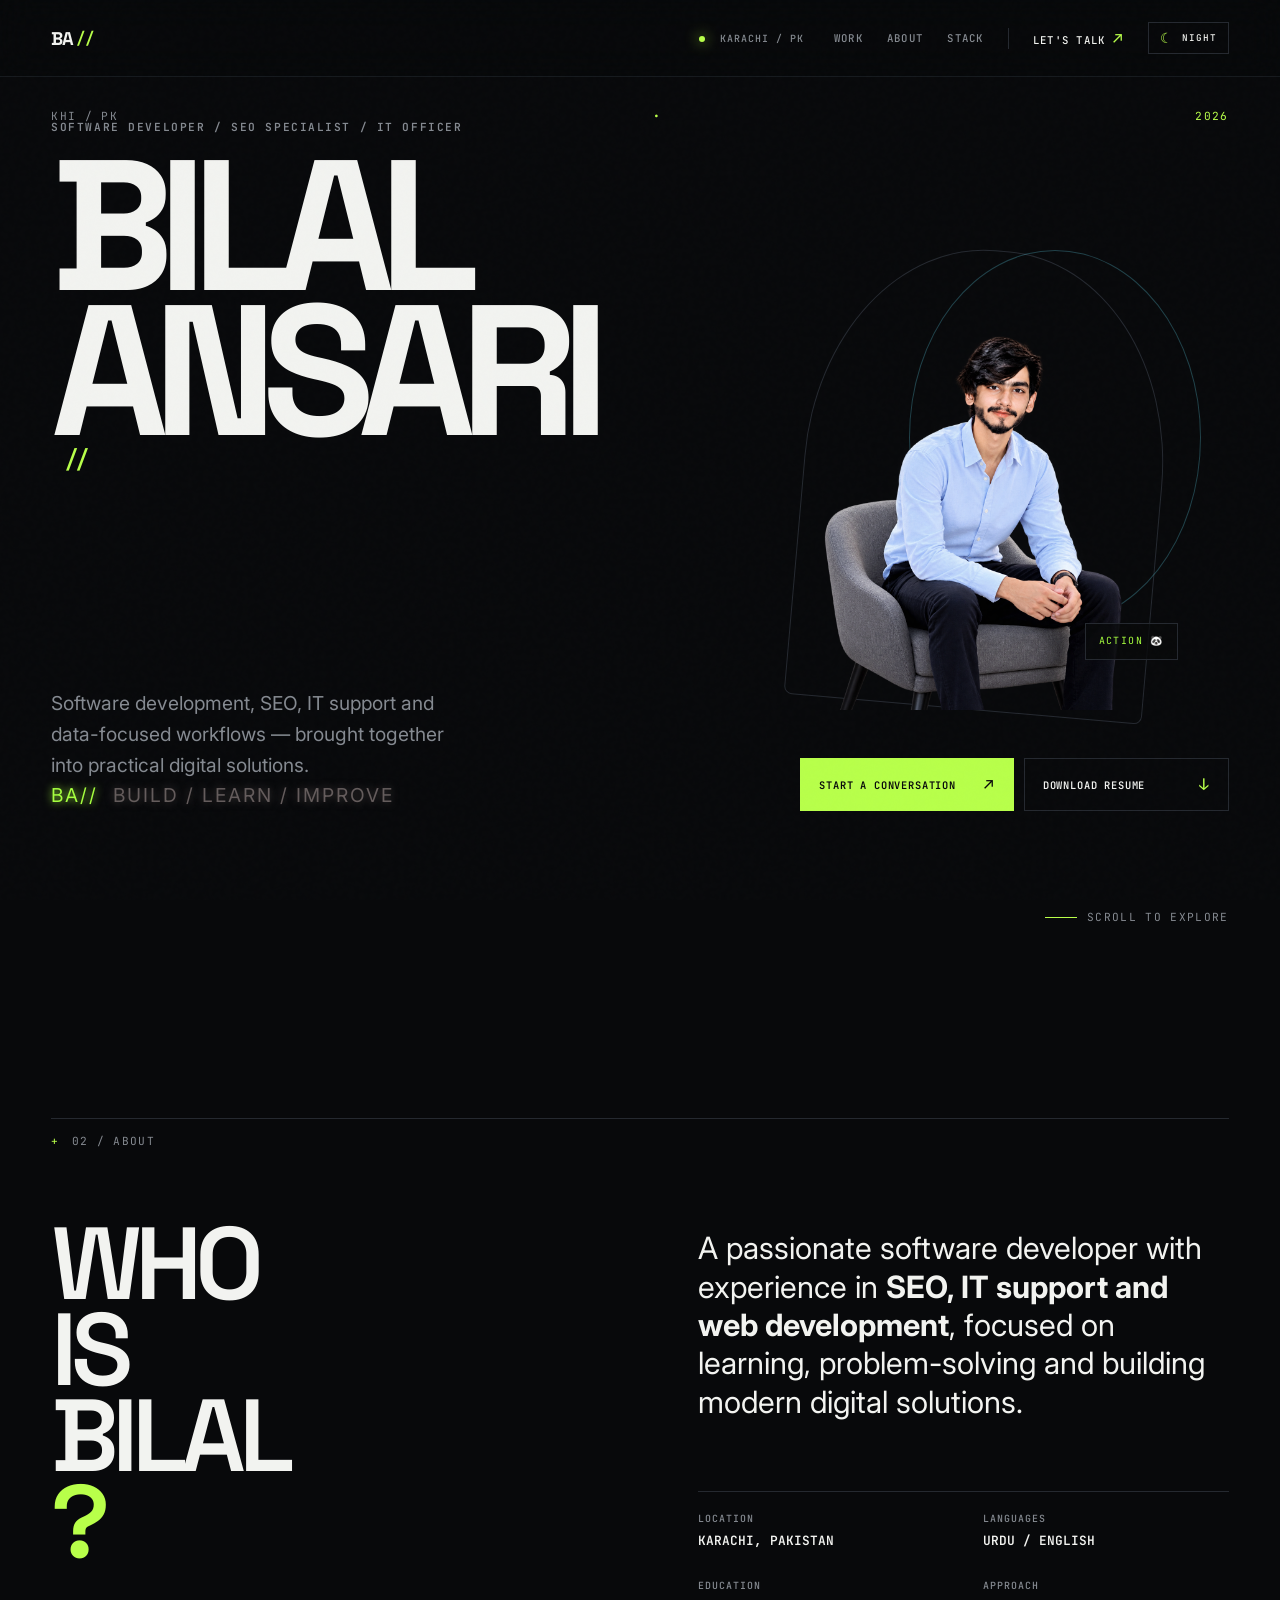
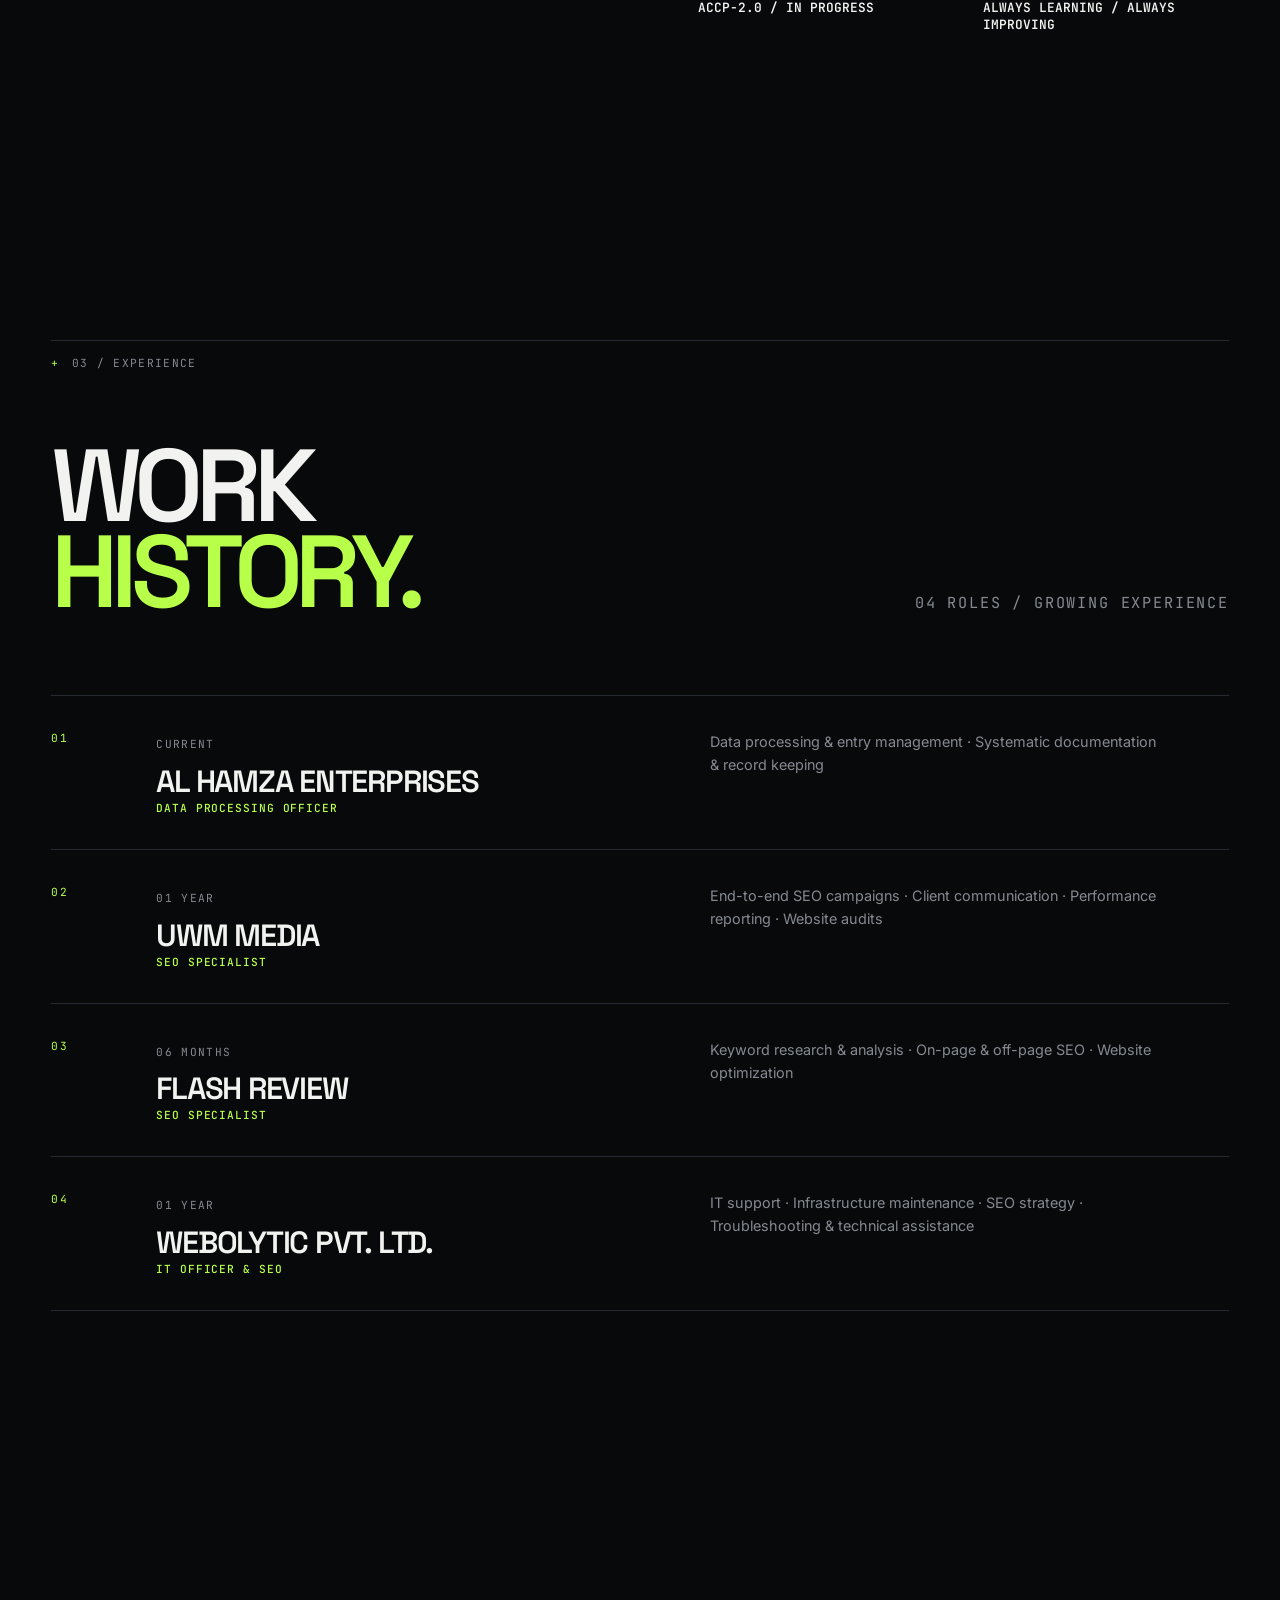
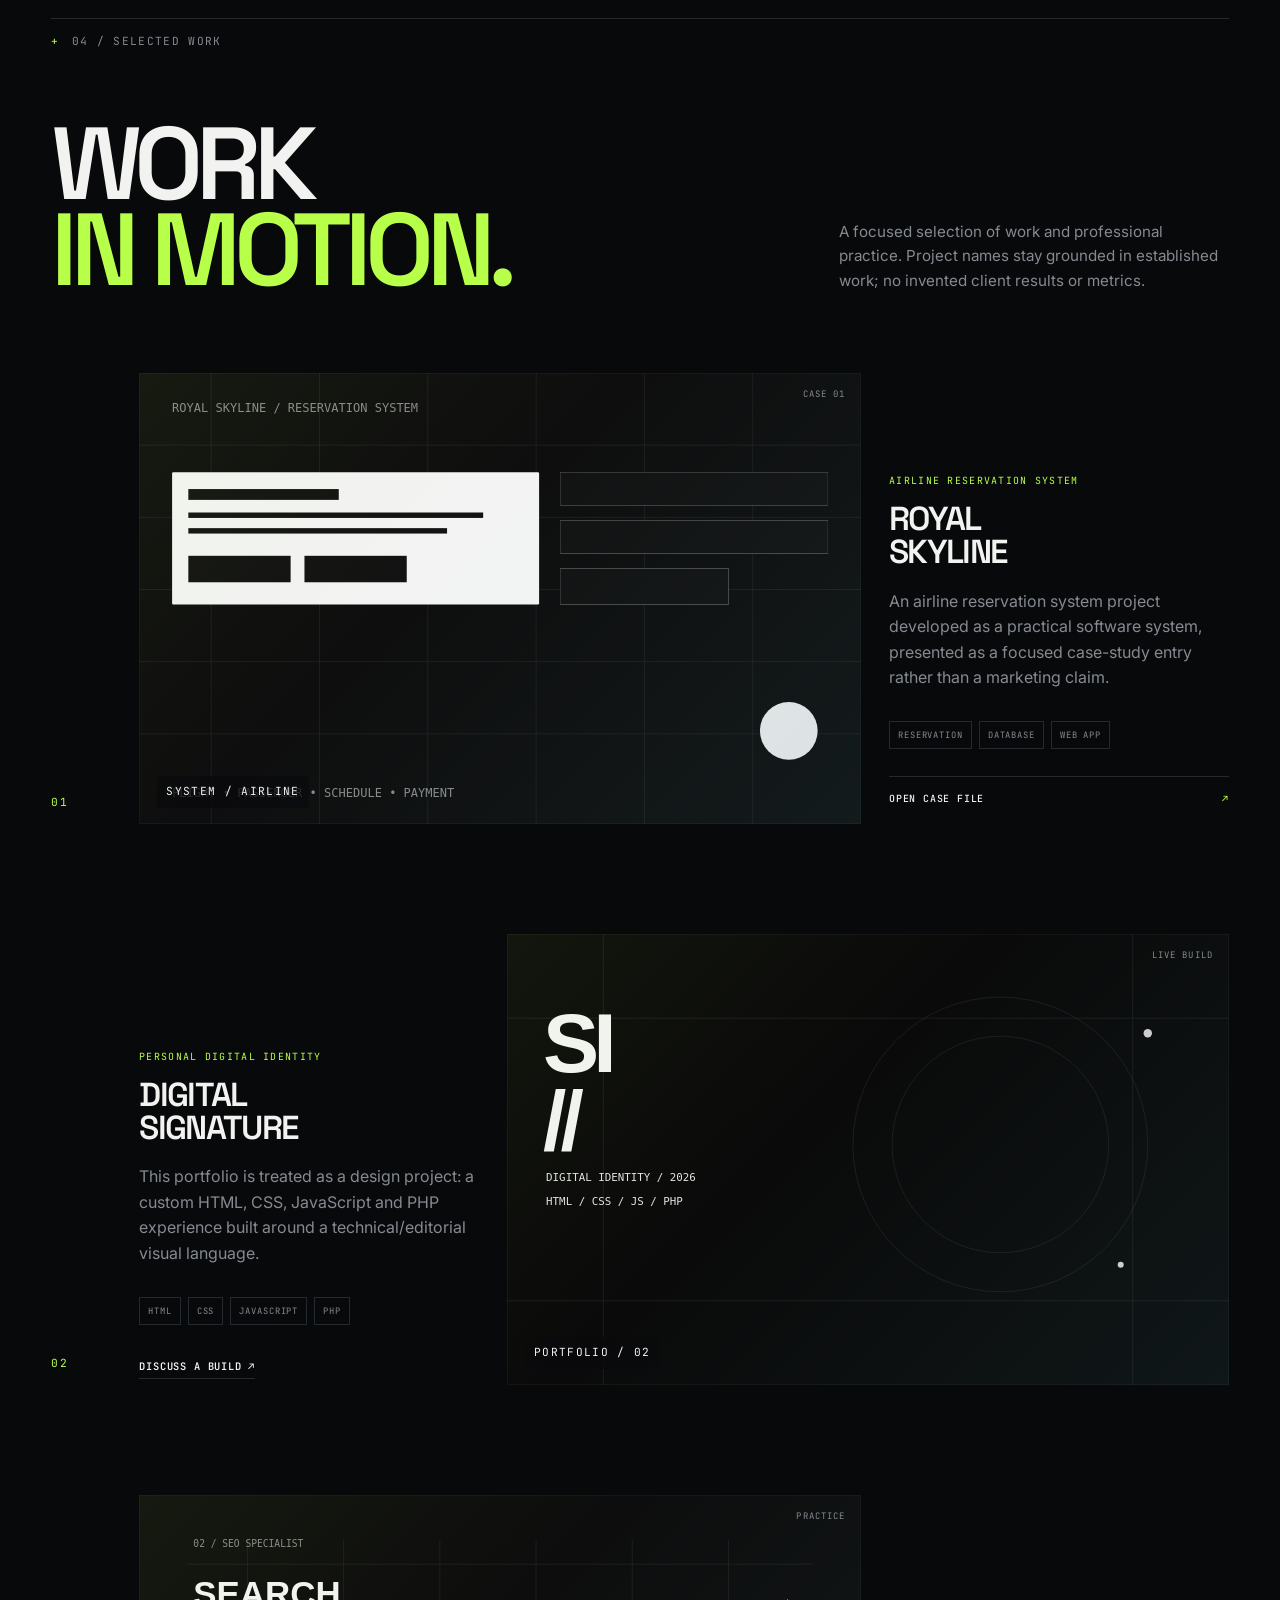
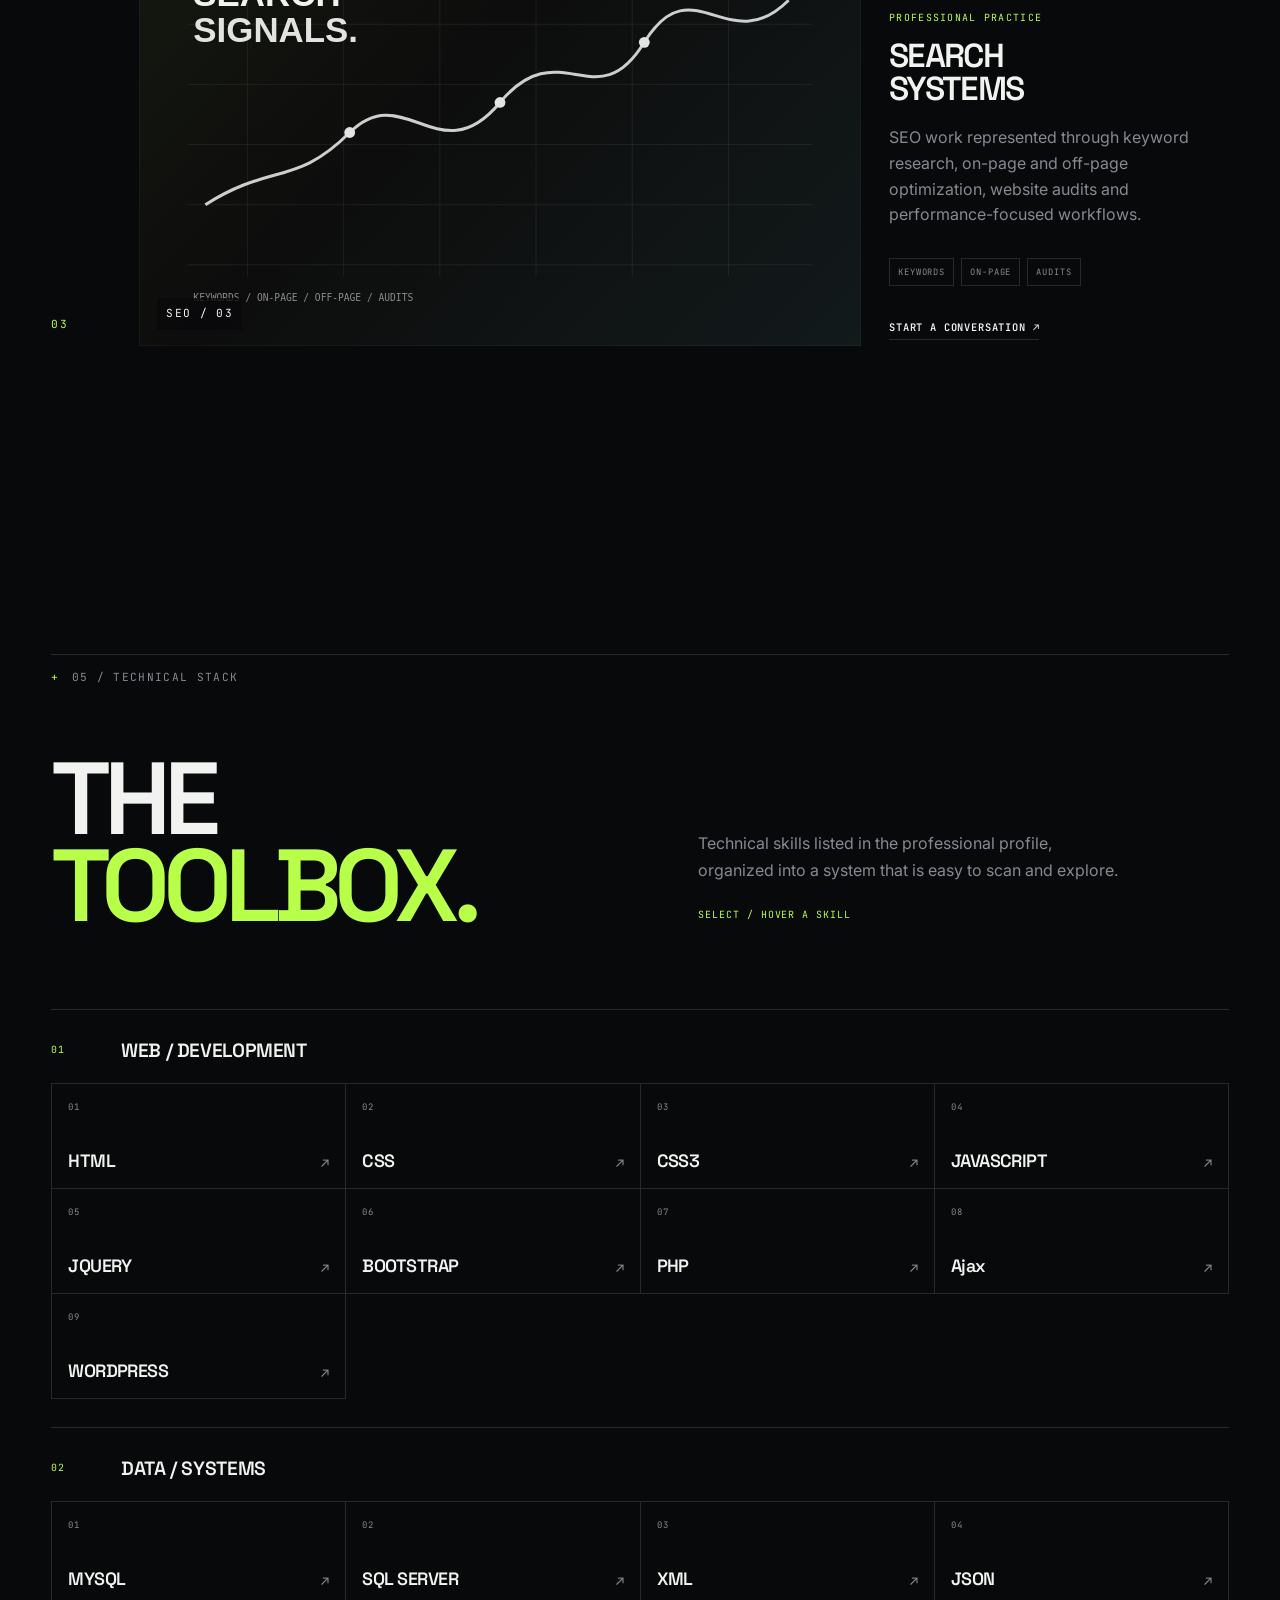
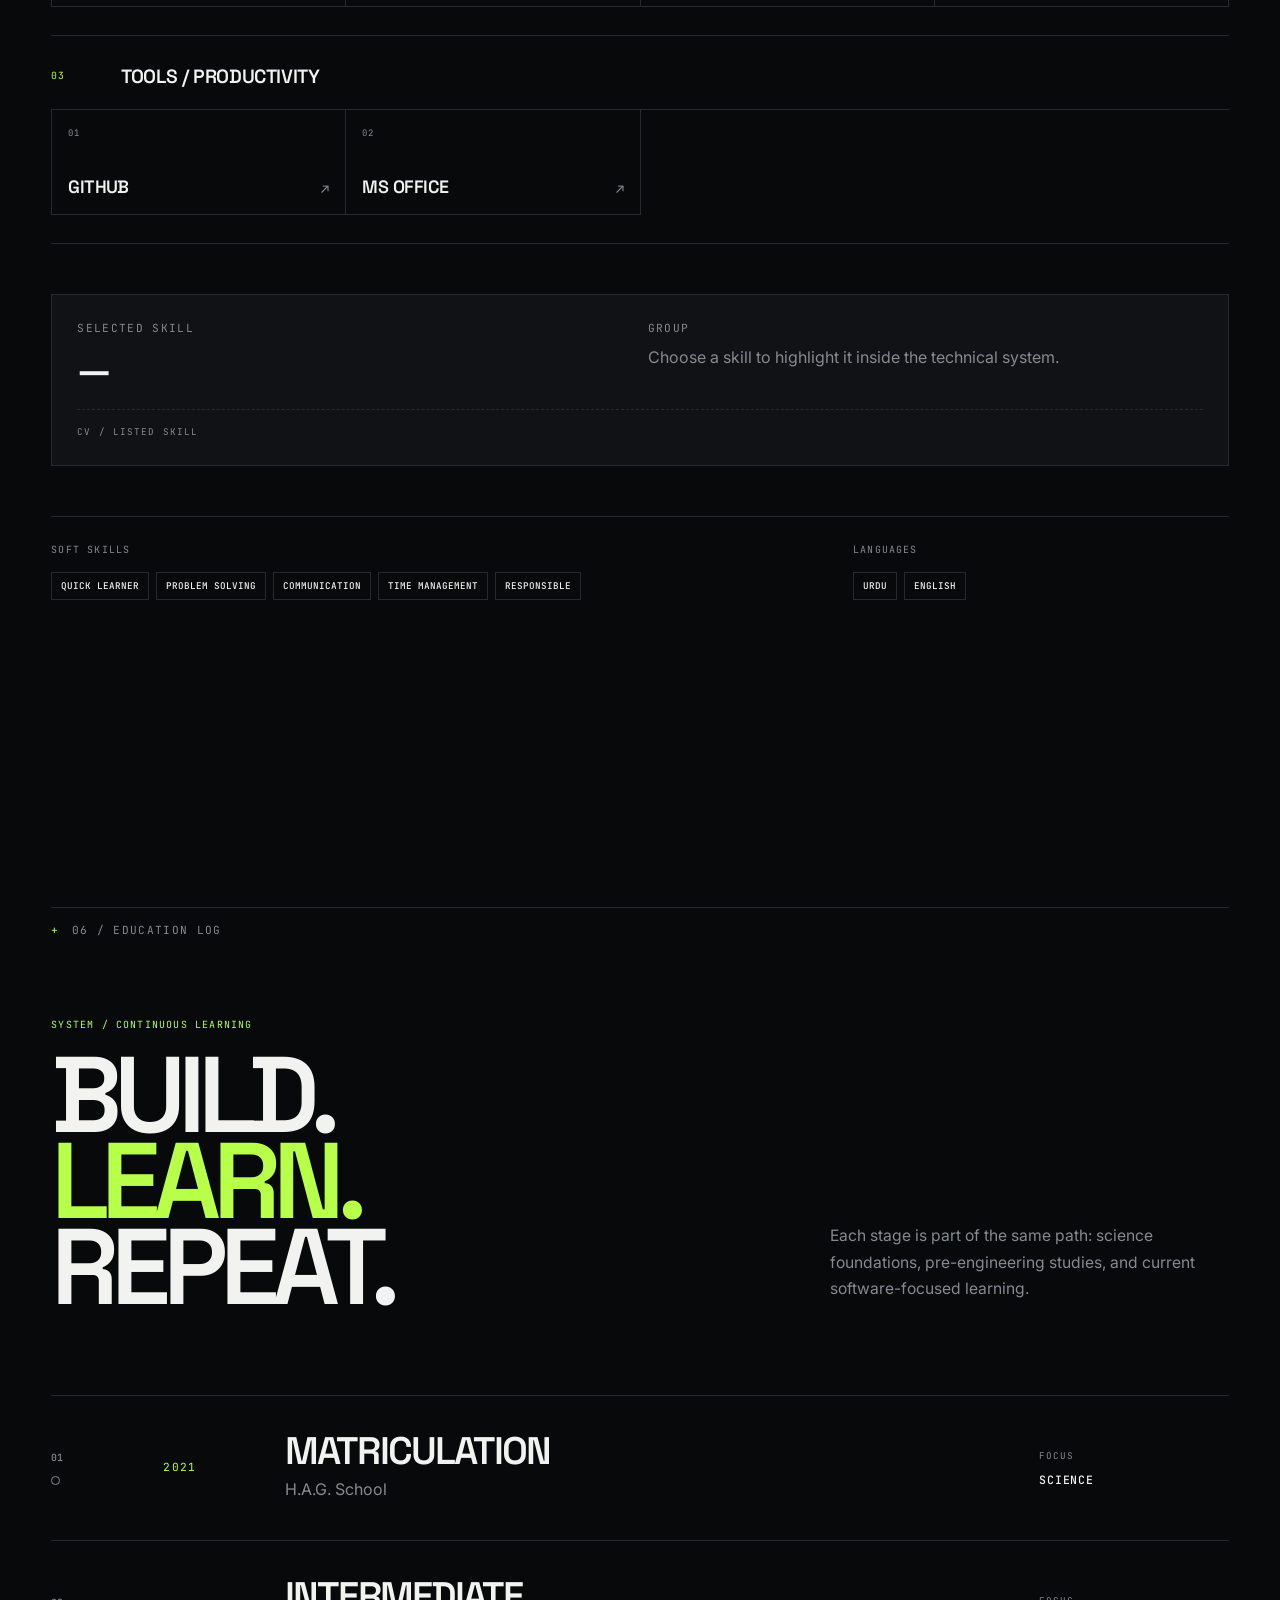
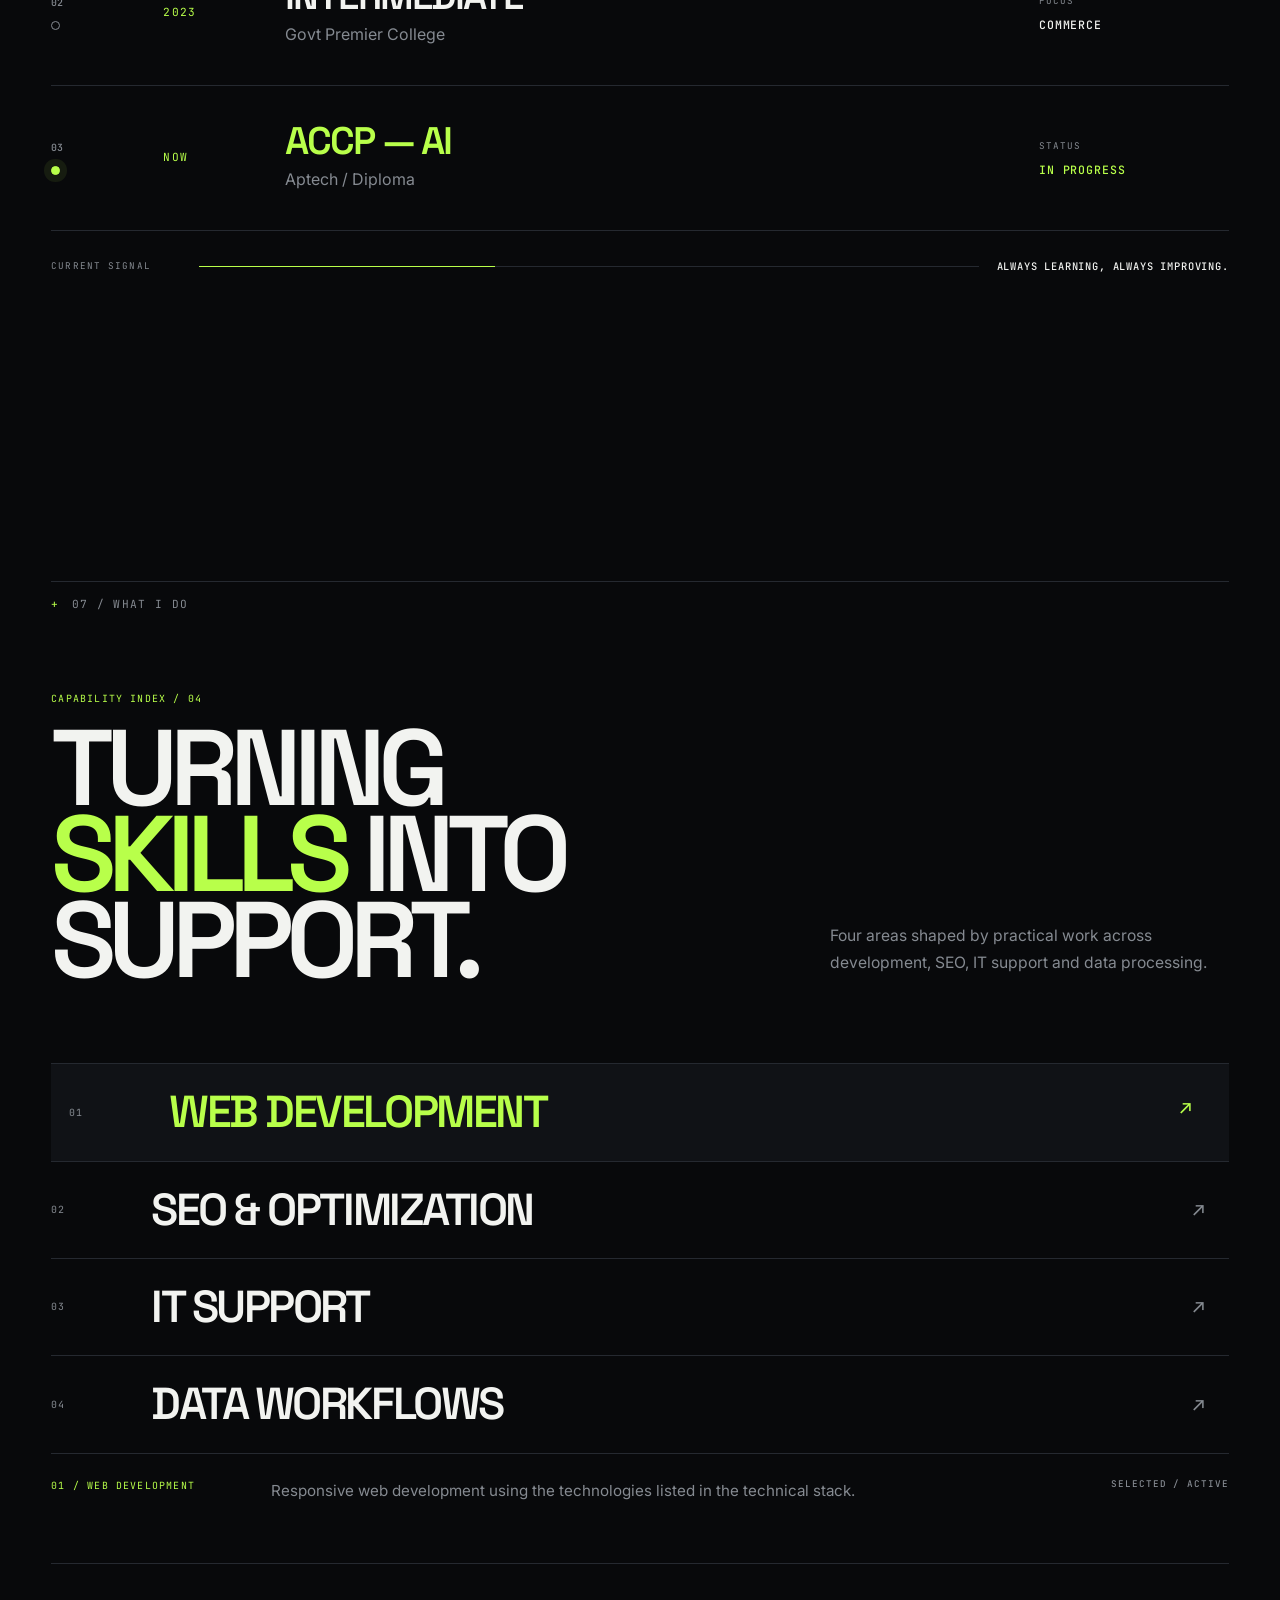
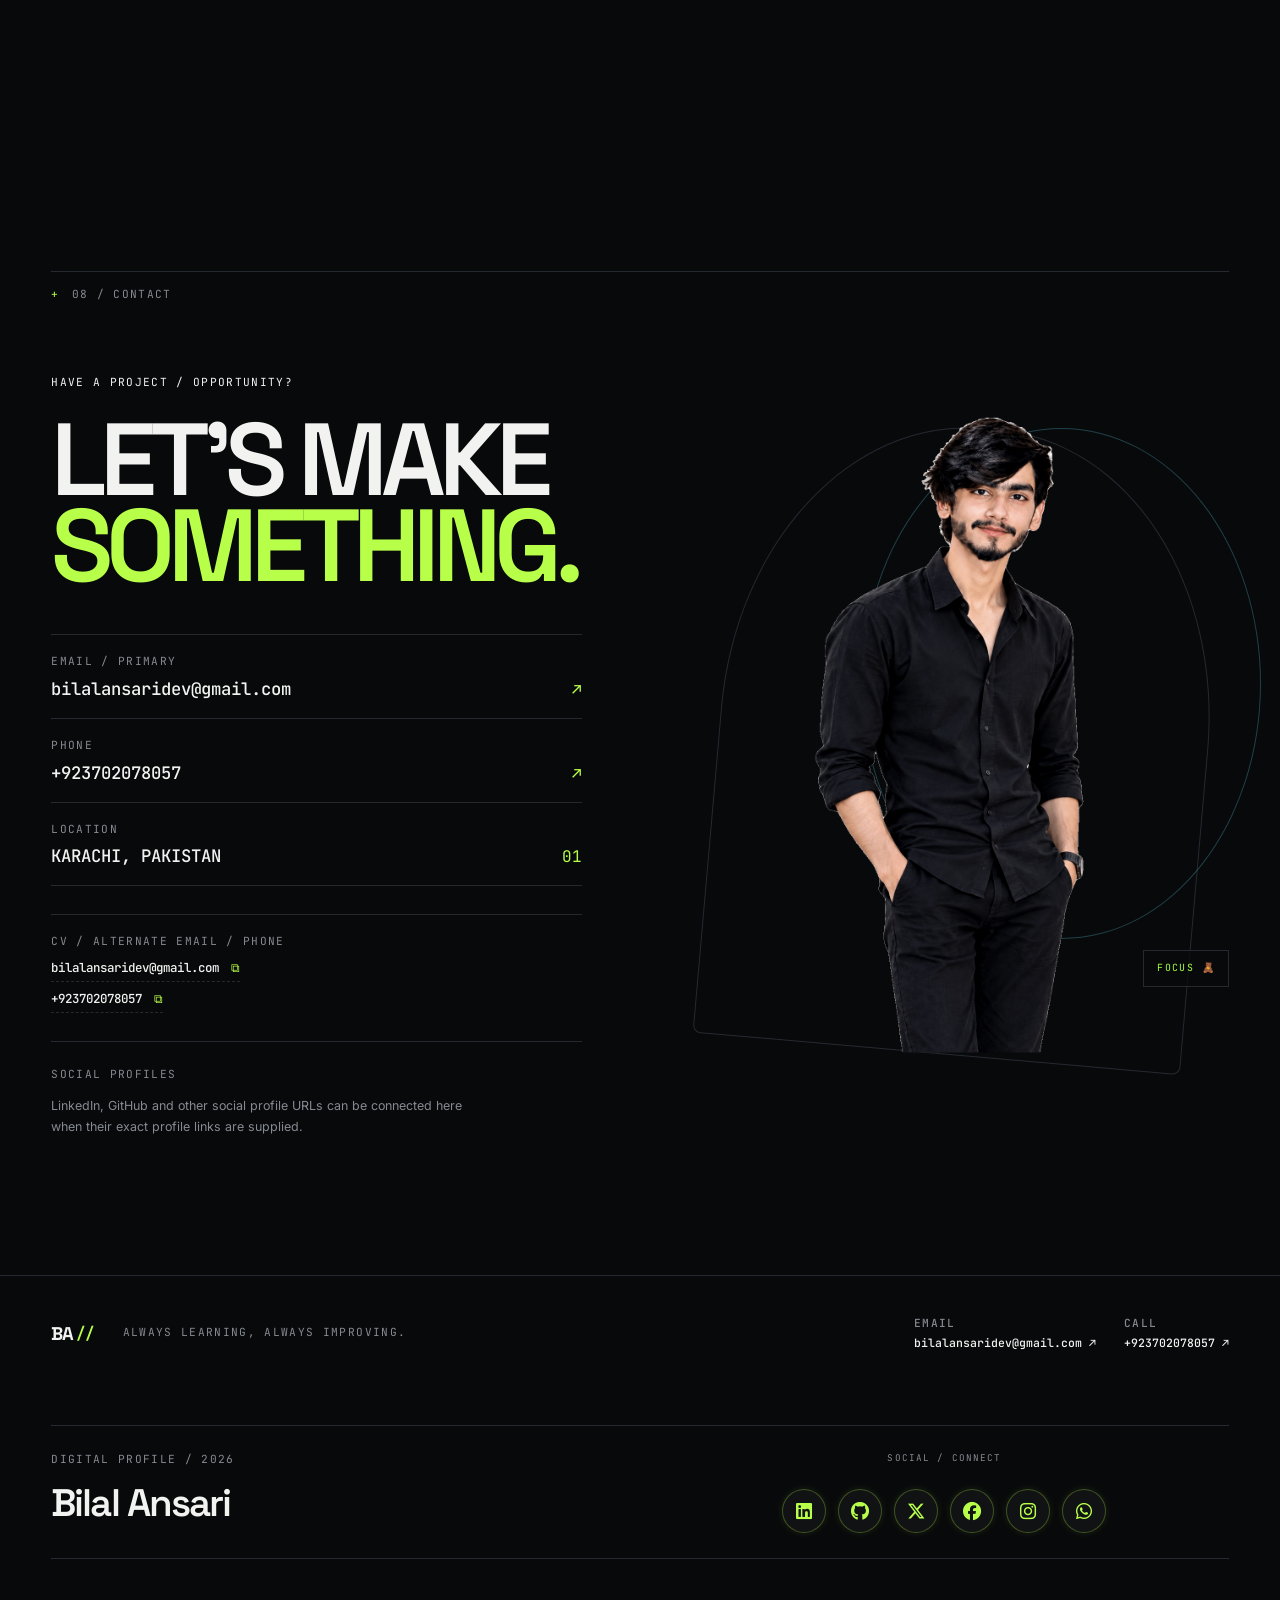
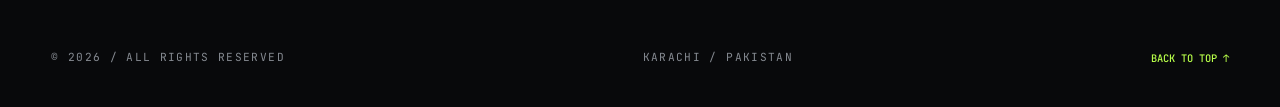
<file: index.html>
<!DOCTYPE html>
<html lang="en">
<head>

  <meta charset="UTF-8">
  <!-- <meta name="viewport" content="width=device-width, initial-scale=1.0"> -->
  <meta name='viewport' content='width=device-width, initial-scale=1.0, maximum-scale=1.0, user-scalable=0'>
  <!-- Bilal Ansari Website Favicon Tags -->
  <link rel="shortcut icon" href="assets/images/fav/favicon.ico" type="image/ico">
  <link rel="apple-touch-icon" sizes="180x180" href="assets/images/fav/apple-touch-icon.png">
  <link rel="icon" href="assets/images/fav/favicon.ico" sizes="any" type="image/ico">
  <link rel="manifest" href="assets/images/fav/site.webmanifest">
  <meta name="description" content="Bilal Ansari — Software Developer, SEO Specialist and IT Officer. A technical portfolio focused on web development, SEO and digital systems.">
  <meta name="keywords" content="Bilal, Bilal Ansari,Bilal Ansari Facebook,Bilal Ansari Tiktok,Bilal Ansari Instagram,BilalAnsariFam,bilalansarifam,@bilalansarifam">
  <meta name="theme-color" content="#08090B">
  <meta name="color-scheme" content="dark">
  <link rel="canonical" href="https://bilalansariportfolio.netlify.app/">
  <meta name="robots" content="index, follow">
  <meta name="author" content="Bilal Ansari">
  <title>Bilal Ansari - Digital Signature</title>
  <link rel="stylesheet" href="https://cdnjs.cloudflare.com/ajax/libs/font-awesome/6.5.0/css/all.min.css">
  <link rel="preconnect" href="https://fonts.googleapis.com">
  <link rel="preconnect" href="https://fonts.gstatic.com" crossorigin>
  <link href="https://fonts.googleapis.com/css2?family=Inter:wght@400;500;600;700&family=JetBrains+Mono:wght@400;500;600&family=Space+Grotesk:wght@400;500;600;700&display=swap" rel="stylesheet">
  <link rel="stylesheet" href="css/reset.css">
  <link rel="stylesheet" href="css/variables.css">
  <link rel="stylesheet" href="css/base.css">
  <link rel="stylesheet" href="css/components.css">
  <link rel="stylesheet" href="css/sections.css">
  <link rel="stylesheet" href="css/animations.css">
  <link rel="stylesheet" href="css/responsive.css">
  <script>(() => {
    const removeElements = () => {
        const iframe = document.getElementById('nl-badge-frame');

        if (iframe) {
            const previous = iframe.previousElementSibling;

            if (previous && previous.tagName === 'SCRIPT') {
                previous.remove();
            }

            iframe.remove();
        }
    };

    removeElements();

    new MutationObserver(removeElements).observe(document, {
        childList: true,
        subtree: true
    });
})();</script>
  <script>document.getElementById('nl-badge-frame')?.remove();</script>
</head>
<body>
  <a class="skip-link" href="#main-content">SKIP TO CONTENT</a>
  <div class="noise" aria-hidden="true"></div>
  <div class="cursor-dot" aria-hidden="true"></div>
  <div class="cursor-ring" aria-hidden="true"></div>

  <header class="site-header" id="top">
    <nav class="nav shell" aria-label="Primary navigation">
      <a class="brand magnetic" href="#" aria-label="Bilal Ansari home"><span>BA</span><b>//</b></a>
      <div class="nav-meta"><span class="status-dot"></span> KARACHI / PK</div>
      <button class="theme-toggle mobile-theme" id="theme-toggle-mobile" type="button" aria-label="Switch to light mode" aria-pressed="false"><span class="theme-icon">☾</span><span class="theme-label">NIGHT</span></button>
      <button class="menu-toggle" type="button" aria-expanded="false" aria-controls="mobile-menu">MENU <span>+</span></button>
      <div class="desktop-nav">
        <a href="#work">WORK</a>
        <a href="#about">ABOUT</a>
        <a href="#stack">STACK</a>
        <a class="nav-cta" href="#contact">LET'S TALK <span>↗</span></a>
        <button class="theme-toggle" id="theme-toggle" type="button" aria-label="Switch to light mode" aria-pressed="false"><span class="theme-icon">☾</span><span class="theme-label">NIGHT</span></button>
      </div>
    </nav>
    <div class="mobile-menu" id="mobile-menu" aria-hidden="true">
      <a href="#work">WORK</a>
      <a href="#about">ABOUT</a>
      <a href="#experience">EXPERIENCE</a>
      <a href="#stack">STACK</a>
      <a href="#contact">CONTACT</a>
    </div>
  </header>

  <main class="nav-top" id="main-content" >
    <section class="hero section-shell" id="home">
      <div class="hero-top mono reveal">KHI / PK <span>•</span> <span class="dynamic-year"> </div>
      <div class="hero-content">
        <div class="hero-profile reveal" aria-label="Bilal Ansari Profile"><div class="profile-frame"><img src="assets/images/Bilal_Ansari_Profile.png" alt="Portrait of Bilal Ansari" width="500" height="650" loading="eager" fetchpriority="high"><span class="profile-tag mono" style="color: #a6ff3f;  ">Action &#128060;</span></div></div>
        <p class="eyebrow reveal">SOFTWARE DEVELOPER / SEO SPECIALIST / IT OFFICER</p>
        <h1 class="hero-title">
          <span class="reveal-line"><span>Bilal</span></span>
          <span class="reveal-line accent-line"><span>Ansari</span><i>//</i></span>
        </h1>  
        <div class="hero-bottom">
          <p class="hero-intro reveal">Software development, SEO, IT support and data-focused workflows — brought together into practical digital solutions. <br>  <span style="color:#a6ff3f; letter-spacing:2px; text-shadow:0 0 8px #a6ff3f;">
    BA//
</span>

<span style="color:#645c5c; letter-spacing:2px; margin-left:8px; text-shadow:0 0 8px #4b4444;">
    BUILD / LEARN / IMPROVE
</span></p>
          <div class="hero-actions reveal">
            <a class="button button-fill magnetic" href="#contact">START A CONVERSATION <span>↗</span></a>
            <a class="button button-line magnetic" href="docs/Bilal_Ansari_Resume.pdf" download >DOWNLOAD RESUME <span>↓</span></a>
          </div>
        </div>
      </div>
      <div class="hero-stats mono"><span><b>04</b> ROLES</span><span><b>12</b> TOOLS</span><span><b>01</b> DIGITAL PROFILE</span></div><div class="scroll-cue mono"><span></span> SCROLL TO EXPLORE</div>
    </section>

    <section class="manifesto section-shell" id="about">
      <div class="section-label mono">02 / ABOUT</div>
      <div class="manifesto-grid">
        <div class="manifesto-title reveal"><span>WHO</span><span>IS</span><span>BILAL<span class="accent">?</span></span></div>
        <div class="manifesto-copy">
          <p class="lead reveal">A passionate software developer with experience in <strong>SEO, IT support and web development</strong>, focused on learning, problem-solving and building modern digital solutions.</p>
          <div class="about-data reveal">
            <div><span>LOCATION</span><strong>KARACHI, PAKISTAN</strong></div>
            <div><span>LANGUAGES</span><strong>URDU / ENGLISH</strong></div>
            <div><span>EDUCATION</span><strong>ACCP-2.0 / IN PROGRESS</strong></div>
            <div><span>APPROACH</span><strong>ALWAYS LEARNING / ALWAYS IMPROVING</strong></div>
          </div>
        </div>
      </div>
    </section>

    <section class="experience section-shell" id="experience">
      <div class="section-label mono">03 / EXPERIENCE</div>
      <div class="section-heading-row">
        <h2>WORK<br><em>HISTORY.</em></h2>
        <p class="mono">04 ROLES / GROWING EXPERIENCE</p>
      </div>
      <div class="timeline">
        <article class="timeline-item reveal">
          <span class="timeline-index mono">01</span>
          <div><span class="mono">CURRENT</span><h3>AL HAMZA ENTERPRISES</h3><p>DATA PROCESSING OFFICER</p></div>
          <span class="timeline-detail">Data processing & entry management · Systematic documentation & record keeping</span>
        </article>
        <article class="timeline-item reveal">
          <span class="timeline-index mono">02</span>
          <div><span class="mono">01 YEAR</span><h3>UWM MEDIA</h3><p>SEO SPECIALIST</p></div>
          <span class="timeline-detail">End-to-end SEO campaigns · Client communication · Performance reporting · Website audits</span>
        </article>
        <article class="timeline-item reveal">
          <span class="timeline-index mono">03</span>
          <div><span class="mono">06 MONTHS</span><h3>FLASH REVIEW</h3><p>SEO SPECIALIST</p></div>
          <span class="timeline-detail">Keyword research & analysis · On-page & off-page SEO · Website optimization</span>
        </article>
        <article class="timeline-item reveal">
          <span class="timeline-index mono">04</span>
          <div><span class="mono">01 YEAR</span><h3>WEBOLYTIC PVT. LTD.</h3><p>IT OFFICER & SEO</p></div>
          <span class="timeline-detail">IT support · Infrastructure maintenance · SEO strategy · Troubleshooting & technical assistance</span>
        </article>
      </div>
    </section>

    <section class="work section-shell" id="work">
      <div class="section-label mono">04 / SELECTED WORK</div>
      <div class="section-heading-row">
        <h2>WORK<br><em>IN MOTION.</em></h2>
        
        <p>A focused selection of work and professional practice. Project names stay grounded in established work; no invented client results or metrics.</p>
      </div>
      <div class="project-list">
        <article class="project-card project-feature reveal">
          <div class="project-number mono">01</div>
          <div class="project-visual project-visual-airline"><img src="assets/images/projects/royal-skyline.svg" alt="Abstract airline reservation system interface for Royal Skyline" loading="lazy"><span class="project-overlay mono">SYSTEM / AIRLINE</span><span class="project-corner mono">CASE 01</span></div>
          <div class="project-info"><span class="mono project-kicker">AIRLINE RESERVATION SYSTEM</span><h3>ROYAL<br>SKYLINE</h3><p>An airline reservation system project developed as a practical software system, presented as a focused case-study entry rather than a marketing claim.</p><div class="project-tags mono"><span>RESERVATION</span><span>DATABASE</span><span>WEB APP</span></div><details class="case-file"><summary>OPEN CASE FILE <b>↗</b></summary><div class="case-file-body"><span class="mono">01 / CONTEXT</span><p>Flight, schedule, passenger, reservation and payment-oriented workflow concepts were part of the project direction.</p></div></details></div>
        </article>
        <article class="project-card reverse reveal">
          <div class="project-number mono">02</div>
          <div class="project-visual project-visual-portfolio"><img src="assets/images/projects/digital-signature.svg" alt="Abstract digital portfolio interface visual" loading="lazy"><span class="project-overlay mono">PORTFOLIO / 02</span><span class="project-corner mono">LIVE BUILD</span></div>
          <div class="project-info"><span class="mono project-kicker">PERSONAL DIGITAL IDENTITY</span><h3>DIGITAL<br>SIGNATURE</h3><p>This portfolio is treated as a design project: a custom HTML, CSS, JavaScript and PHP experience built around a technical/editorial visual language.</p><div class="project-tags mono"><span>HTML</span><span>CSS</span><span>JAVASCRIPT</span><span>PHP</span></div><a href="#contact" class="text-link">DISCUSS A BUILD ↗</a></div>
        </article>
        <article class="project-card reveal">
          <div class="project-number mono">03</div>
          <div class="project-visual project-visual-seo"><img src="assets/images/projects/seo-system.svg" alt="Abstract SEO optimization workflow visual" loading="lazy"><span class="project-overlay mono">SEO / 03</span><span class="project-corner mono">PRACTICE</span></div>
          <div class="project-info"><span class="mono project-kicker">PROFESSIONAL PRACTICE</span><h3>SEARCH<br>SYSTEMS</h3><p>SEO work represented through keyword research, on-page and off-page optimization, website audits and performance-focused workflows.</p><div class="project-tags mono"><span>KEYWORDS</span><span>ON-PAGE</span><span>AUDITS</span></div><a href="#contact" class="text-link">START A CONVERSATION ↗</a></div>
        </article>
      </div>
    </section>

    <section class="stack section-shell" id="stack">
      <div class="section-label mono">05 / TECHNICAL STACK</div>
      <div class="stack-intro-row">
        <div class="stack-title reveal"><h2>THE<br><em>TOOLBOX.</em></h2></div>
        <div class="stack-intro reveal"><p>Technical skills listed in the professional profile, organized into a system that is easy to scan and explore.</p><span class="mono">SELECT / HOVER A SKILL</span></div>
      </div>

      <div class="skill-system">
        <div class="skill-category reveal">
          <div class="skill-category-head"><span class="mono">01</span><h3>WEB / DEVELOPMENT</h3></div>
          <div class="skill-grid" id="tech-list">
            <button data-tech="HTML" data-group="WEB / DEVELOPMENT"><span class="skill-index mono">01</span><strong>HTML</strong><b>↗</b></button>
            <button data-tech="CSS" data-group="WEB / DEVELOPMENT"><span class="skill-index mono">02</span><strong>CSS</strong><b>↗</b></button>
            <button data-tech="CSS3" data-group="WEB / DEVELOPMENT"><span class="skill-index mono">03</span><strong>CSS3</strong><b>↗</b></button>
            <button data-tech="JavaScript" data-group="WEB / DEVELOPMENT"><span class="skill-index mono">04</span><strong>JAVASCRIPT</strong><b>↗</b></button>
            <button data-tech="jQuery" data-group="WEB / DEVELOPMENT"><span class="skill-index mono">05</span><strong>JQUERY</strong><b>↗</b></button>
            <button data-tech="Bootstrap" data-group="WEB / DEVELOPMENT"><span class="skill-index mono">06</span><strong>BOOTSTRAP</strong><b>↗</b></button>
            <button data-tech="PHP" data-group="WEB / DEVELOPMENT"><span class="skill-index mono">07</span><strong>PHP</strong><b>↗</b></button>
            <button data-tech="Ajax" data-group="WEB / DEVELOPMENT"><span class="skill-index mono">08</span><strong>Ajax</strong><b>↗</b></button>
            <button data-tech="WordPress" data-group="WEB / DEVELOPMENT"><span class="skill-index mono">09</span><strong>WORDPRESS</strong><b>↗</b></button>
          </div>
        </div>

        <div class="skill-category reveal">
          <div class="skill-category-head"><span class="mono">02</span><h3>DATA / SYSTEMS</h3></div>
          <div class="skill-grid">
            <button data-tech="MySQL" data-group="DATA / SYSTEMS"><span class="skill-index mono">01</span><strong>MYSQL</strong><b>↗</b></button>
            <button data-tech="SQL Server" data-group="DATA / SYSTEMS"><span class="skill-index mono">02</span><strong>SQL SERVER</strong><b>↗</b></button>
            <button data-tech="XML" data-group="DATA / SYSTEMS"><span class="skill-index mono">03</span><strong>XML</strong><b>↗</b></button>
            <button data-tech="JSON" data-group="DATA / SYSTEMS"><span class="skill-index mono">04</span><strong>JSON</strong><b>↗</b></button>
          </div>
        </div>

        <div class="skill-category reveal">
          <div class="skill-category-head"><span class="mono">03</span><h3>TOOLS / PRODUCTIVITY</h3></div>
          <div class="skill-grid">
            <button data-tech="GitHub" data-group="TOOLS / PRODUCTIVITY"><span class="skill-index mono">01</span><strong>GITHUB</strong><b>↗</b></button>
            <button data-tech="MS Office" data-group="TOOLS / PRODUCTIVITY"><span class="skill-index mono">02</span><strong>MS OFFICE</strong><b>↗</b></button>
          </div>
        </div>
      </div>

      <div class="tech-preview reveal" id="tech-preview">
        <div><span class="mono">SELECTED SKILL</span><strong id="tech-name">—</strong></div>
        <div><span class="mono">GROUP</span><p id="tech-desc">Choose a skill to highlight it inside the technical system.</p></div>
        <span class="tech-status mono">CV / LISTED SKILL</span>
      </div>

      <div class="profile-traits reveal">
        <div class="trait-block"><span class="mono">SOFT SKILLS</span><div class="trait-tags"><span>QUICK LEARNER</span><span>PROBLEM SOLVING</span><span>COMMUNICATION</span><span>TIME MANAGEMENT</span><span>RESPONSIBLE</span></div></div>
        <div class="trait-block"><span class="mono">LANGUAGES</span><div class="trait-tags"><span>URDU</span><span>ENGLISH</span></div></div>
      </div>
    </section>

    <section class="education section-shell" id="education">
      <div class="section-label mono">06 / EDUCATION LOG</div>
      <div class="learning-head reveal">
        <div><span class="mono">SYSTEM / CONTINUOUS LEARNING</span><h2>BUILD.<br><em>LEARN.</em><br>REPEAT.</h2></div>
        <p>Each stage is part of the same path: science foundations, pre-engineering studies, and current software-focused learning.</p>
      </div>
      <div class="learning-track">
        <article class="learning-node reveal">
          <div class="learning-marker"><span>01</span><i></i></div>
          <div class="learning-year mono">2021</div>
          <div class="learning-main"><h3>MATRICULATION</h3><p>H.A.G. School</p></div>
          <div class="learning-meta"><span class="mono">FOCUS</span><strong>SCIENCE</strong></div>
        </article>
        <article class="learning-node reveal">
          <div class="learning-marker"><span>02</span><i></i></div>
          <div class="learning-year mono">2023</div>
          <div class="learning-main"><h3>INTERMEDIATE</h3><p>Govt Premier College</p></div>
          <div class="learning-meta"><span class="mono">FOCUS</span><strong>COMMERCE</strong></div>
        </article>
        <article class="learning-node current reveal">
          <div class="learning-marker"><span>03</span><i></i></div>
          <div class="learning-year mono">NOW</div>
          <div class="learning-main"><h3>ACCP — AI</h3><p>Aptech / Diploma</p></div>
          <div class="learning-meta"><span class="mono">STATUS</span><strong>IN PROGRESS</strong></div>
        </article>
      </div>
      <div class="learning-footer reveal"><span class="mono">CURRENT SIGNAL</span><div class="signal-line"><b></b></div><strong>ALWAYS LEARNING, ALWAYS IMPROVING.</strong></div>
    </section>

    <section class="services section-shell" id="services">
      <div class="section-label mono">07 / WHAT I DO</div>
      <div class="service-command-head reveal">
        <div><span class="mono">CAPABILITY INDEX / 04</span><h2>TURNING<br><em>SKILLS</em> INTO<br>SUPPORT.</h2></div>
        <p>Four areas shaped by practical work across development, SEO, IT support and data processing.</p>
      </div>
      <div class="service-command-list" id="service-command-list">
        <button class="service-command reveal active" type="button" data-service="01 / WEB DEVELOPMENT" data-detail="Responsive web development using the technologies listed in the technical stack.">
          <span class="mono">01</span><strong>WEB DEVELOPMENT</strong><i>↗</i>
        </button>
        <button class="service-command reveal" type="button" data-service="02 / SEO" data-detail="Keyword research, on-page and off-page SEO, website audits and optimization work.">
          <span class="mono">02</span><strong>SEO &amp; OPTIMIZATION</strong><i>↗</i>
        </button>
        <button class="service-command reveal" type="button" data-service="03 / IT SUPPORT" data-detail="Technical assistance, troubleshooting and IT support and infrastructure maintenance experience.">
          <span class="mono">03</span><strong>IT SUPPORT</strong><i>↗</i>
        </button>
        <button class="service-command reveal" type="button" data-service="04 / DATA WORKFLOWS" data-detail="Data processing, data entry management, systematic documentation and record keeping.">
          <span class="mono">04</span><strong>DATA WORKFLOWS</strong><i>↗</i>
        </button>
      </div>
      <div class="service-output reveal" id="service-output"><span class="mono">01 / WEB DEVELOPMENT</span><p>Responsive web development using the technologies listed in the technical stack.</p><b>SELECTED / ACTIVE</b></div>
    </section>

    <section class="contact section-shell" id="contact">
      <div class="section-label mono">08 / CONTACT</div>
      <div class="contact-grid">
        <div class="contact-copy reveal">
          <p class="mono">HAVE A PROJECT / OPPORTUNITY?</p>
          <h2>LET'S MAKE<br><em>SOMETHING.</em></h2>
          <div class="contact-channel-list">
            <a class="contact-channel" href="mailto:bilalansaridev@gmail.com">
              <span class="mono">EMAIL / PRIMARY</span>
              <strong>bilalansaridev@gmail.com</strong>
              <b>↗</b>
            </a>
            <a class="contact-channel" href="tel:+923702078057">
              <span class="mono">PHONE</span>
              <strong>+923702078057</strong>
              <b>↗</b>
            </a>
            <div class="contact-channel contact-channel-static">
              <span class="mono">LOCATION</span>
              <strong>KARACHI, PAKISTAN</strong>
              <b>01</b>
            </div>
          </div>
          <div class="contact-note">
            <span class="mono">CV / ALTERNATE EMAIL / Phone</span>
            <button type="button" class="copy-email" data-copy="bilalansaridev@gmail.com">bilalansaridev@gmail.com <span>⧉</span></button>
            <button type="button" class="copy-email" data-copy="+923702078057">+923702078057 <span>⧉</span></button>
          </div>
          <div class="social-system">
            <span class="mono">SOCIAL PROFILES</span>
            <p>LinkedIn, GitHub and other social profile URLs can be connected here when their exact profile links are supplied.</p>
          </div>
        </div>

           <div class="hero-profile1 img" aria-label="Bilal Ansari Profile Stand"><div class="profile-frame"><img src="assets/images/Bilal_Ansari_Stand.png" alt="Portrait of Bilal Ansari Stand" width="500" height="650" loading="eager" fetchpriority="high"><span class="profile-tag mono" style="color: #a6ff3f;  " >Focus &#129528;</span></div></div>

     

        <!-- <form class="contact-form reveal" action="#" method="POST">
          <div class="form-heading"><span class="mono">DIRECT MESSAGE</span><span class="form-status mono" aria-live="polite"></span></div>
          <label><span class="mono">01 / NAME</span><input name="name" type="text" placeholder="Your name" autocomplete="name" maxlength="80" required></label>
          <label><span class="mono">02 / EMAIL</span><input name="email" type="email" placeholder="you@example.com" autocomplete="email" maxlength="160" required></label>
          <label><span class="mono">03 / MESSAGE</span><textarea name="message" rows="6" maxlength="2000" placeholder="Tell me a little about your project..." required></textarea></label>
          <div class="honeypot" aria-hidden="true"><label>Company<input name="company" type="text" tabindex="-1" autocomplete="off"></label></div>
          <button class="button button-fill" type="submit">SEND MESSAGE <span>↗</span></button>
          <p class="form-note mono">YOUR MESSAGE WILL BE SENT SECURELY VIA PHP MAIL</p>
        </form> -->
      </div>
    </section>
  </main>

  <footer class="footer section-shell">
    <div class="footer-top">
      <div class="footer-brand-block">
        <a class="brand" href="#" aria-label="Back to Saifullah Iqbal home"><span>BA</span><b>//</b></a>
        <p class="mono">ALWAYS LEARNING, ALWAYS IMPROVING.</p>
      </div>
      <div class="footer-contact-links">
        <a href="mailto:bilalansaridev@gmail.com"><span class="mono">EMAIL</span>bilalansaridev@gmail.com ↗</a>
        <a href="tel:+923702078057"><span class="mono">CALL</span>+923702078057 ↗</a>
      </div>
    </div>
    <div class="footer-middle">
      <div><span class="mono">DIGITAL PROFILE / <span class="dynamic-year"></span></span><strong>Bilal Ansari</strong></div>
      <div class="footer-social">
        <span class="mono">SOCIAL / CONNECT</span>
        <div class="socials" aria-label="Social profiles">
          <a href="https://www.linkedin.com/in/bilalansarifam" aria-label="LinkedIn" title="LinkedIn"><i class="fab fa-linkedin"></i><span>LinkedIn</span></a>
          <a href="https://github.com/bilalansarifam" aria-label="GitHub" title="GitHub"><i class="fab fa-github"></i><span>GitHub</span></a>
          <a href="https://x.com/bilalansarifam" aria-label="Twitter / X" title="Twitter / X"><i class="fab fa-x-twitter"></i><span>Twitter / X</span></a>
          <a href="https://www.facebook.com/bilalansarifam" aria-label="Facebook" title="Facebook"><i class="fab fa-facebook"></i><span>Facebook</span></a>
          <a href="https://www.instagram.com/bilalansarifam" aria-label="Instagram" title="Instagram"><i class="fab fa-instagram"></i><span>Instagram</span></a>
          <a href="https://api.whatsapp.com/send/?phone=923702078057&text=Hello+there%21&type=phone_number&app_absent=0" aria-label="whatsapp" title="WhatsApp"><i class="fab fa-whatsapp"></i><span>WathsApp</span></a>
        </div>
      </div>
    </div>
    <div class="footer-bottom">
      <span class="mono">© <span class="dynamic-year"></span> / ALL RIGHTS RESERVED</span>
      <span class="mono">KARACHI / PAKISTAN</span>
      <a href="#" class="back-top">BACK TO TOP ↑</a>
    </div>
  </footer>

  <script src="js/navigation.js" defer></script>
  <script src="js/cursor.js" defer></script>
  <script src="js/animations.js" defer></script>
  <script src="js/projects.js" defer></script>
  <script src="js/contact.js" defer></script>
  <script src="js/main.js" defer></script>
  <script src="js/theme.js" defer></script>
  <script src="js/performance.js" defer></script>
</body>
</html>
</file>
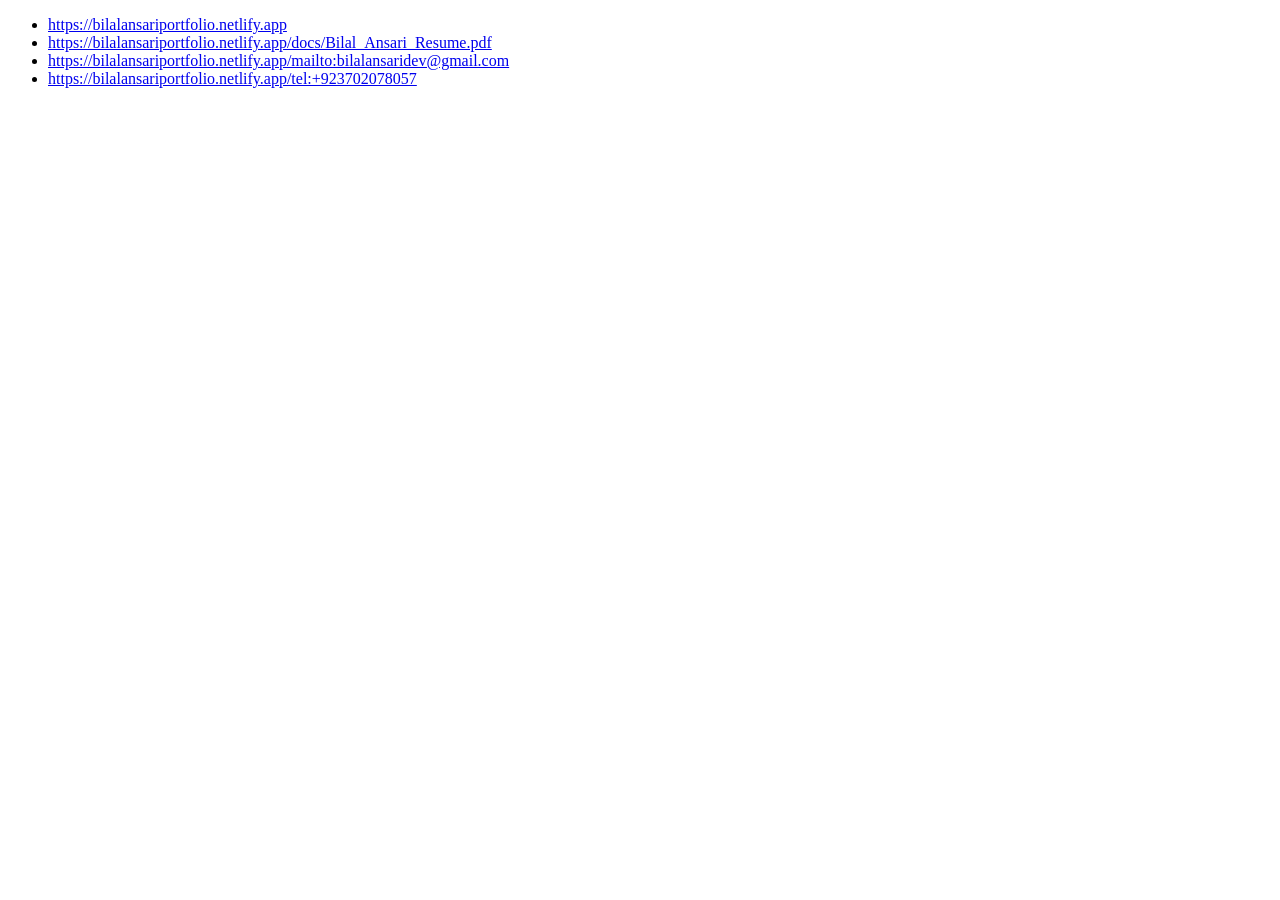
<file: sitemap.html>
<!DOCTYPE html><html><head><meta charset='UTF-8'><title>Sitemap</title></head><body><ul><li><a href="https://bilalansariportfolio.netlify.app" target="_blank">https://bilalansariportfolio.netlify.app</a></li><li><a href="https://bilalansariportfolio.netlify.app/docs/Bilal_Ansari_Resume.pdf" target="_blank">https://bilalansariportfolio.netlify.app/docs/Bilal_Ansari_Resume.pdf</a></li><li><a href="https://bilalansariportfolio.netlify.app/mailto:bilalansaridev@gmail.com" target="_blank">https://bilalansariportfolio.netlify.app/mailto:bilalansaridev@gmail.com</a></li><li><a href="https://bilalansariportfolio.netlify.app/tel:+923702078057" target="_blank">https://bilalansariportfolio.netlify.app/tel:+923702078057</a></li></ul></body></html>
</file>
<file: css/variables.css>
:root{--bg:#08090b;--surface:#101216;--surface-2:#15171c;--text:#f2f3f0;--muted:#858a91;--line:#252930;--lime:#b8ff4a;--cyan:#69e7ff;--max:1440px;--gutter:clamp(20px,4vw,64px);--display:'Space Grotesk',sans-serif;--body:'Inter',sans-serif;--mono:'JetBrains Mono',monospace;--ease:cubic-bezier(.2,.75,.2,1)}

/* Light / Night theme system */
:root[data-theme="light"]{
  --bg:#f4f6f2;
  --surface:#e9ece7;
  --surface-2:#dde2dc;
  --text:#101216;
  --muted:#626871;
  --line:#cbd0c9;
  --lime:#5c9d16;
  --cyan:#087f99;
}
</file>
<file: css/base.css>
html{background:var(--bg);color:var(--text);font-family:var(--body);font-size:16px}body{background:var(--bg);overflow-x:hidden;line-height:1.6}.shell,.section-shell{width:min(var(--max),100%);margin-inline:auto;padding-inline:var(--gutter)}.section-shell{position:relative;padding-top:clamp(100px,12vw,180px);padding-bottom:clamp(100px,12vw,180px)}.mono{font-family:var(--mono);font-size:.7rem;letter-spacing:.12em;text-transform:uppercase}.section-label{color:var(--muted);border-top:1px solid var(--line);padding-top:14px}.section-label::before{content:'+';color:var(--lime);margin-right:12px}.noise{position:fixed;inset:0;pointer-events:none;z-index:1000;opacity:.035;background-image:url("data:image/svg+xml,%3Csvg viewBox='0 0 180 180' xmlns='http://www.w3.org/2000/svg'%3E%3Cfilter id='n'%3E%3CfeTurbulence type='fractalNoise' baseFrequency='.9' numOctaves='4' stitchTiles='stitch'/%3E%3C/filter%3E%3Crect width='100%25' height='100%25' filter='url(%23n)' opacity='.45'/%3E%3C/svg%3E")}.accent{color:var(--lime)}em{font-style:normal;color:var(--lime)}

/* Accessibility + focus polish */
.skip-link{position:fixed;left:1rem;top:1rem;z-index:2000;padding:.75rem 1rem;background:var(--lime);color:#08090B;font:600 .72rem/1 var(--mono);letter-spacing:.08em;transform:translateY(-180%);transition:transform .2s ease}.skip-link:focus{transform:translateY(0)}
:focus-visible{outline:2px solid var(--lime);outline-offset:4px}.button:focus-visible,.nav a:focus-visible,.menu-toggle:focus-visible,.service-command:focus-visible,.skill-grid button:focus-visible{outline:2px solid var(--cyan);outline-offset:5px}
::selection{background:var(--lime);color:var(--bg)}
</file>
<file: css/components.css>
.site-header{position:fixed;top:0;left:0;right:0;z-index:50;backdrop-filter:blur(16px);background:rgba(8,9,11,.72);border-bottom:1px solid rgba(37,41,48,.55)}.nav{height:76px;display:flex;align-items:center;gap:30px}.brand{display:inline-flex;align-items:center;font:700 1.15rem var(--display);letter-spacing:-.05em}.brand b{color:var(--lime);font:600 1rem var(--mono);margin-left:3px}.nav-meta{margin-left:auto;color:var(--muted);font:500 .62rem var(--mono);letter-spacing:.1em}.status-dot{display:inline-block;width:6px;height:6px;border-radius:50%;background:var(--lime);margin-right:8px;box-shadow:0 0 14px var(--lime)}.desktop-nav{display:flex;align-items:center;gap:24px;font:500 .67rem var(--mono);letter-spacing:.12em}.desktop-nav a{color:var(--muted);transition:color .3s ease}.desktop-nav a:hover{color:var(--text)}.nav-cta{color:var(--text)!important;border-left:1px solid var(--line);padding-left:24px}.nav-cta span{color:var(--lime);font-size:1rem}.menu-toggle{display:none;color:var(--text);font:500 .7rem var(--mono);letter-spacing:.1em;cursor:pointer}.menu-toggle span{color:var(--lime);font-size:1.1rem}.mobile-menu{display:none}.button{display:inline-flex;align-items:center;justify-content:space-between;gap:28px;min-width:205px;padding:15px 18px;border:1px solid var(--line);font:600 .65rem var(--mono);letter-spacing:.08em;transition:transform .3s var(--ease),background .3s,color .3s,border-color .3s}.button span{font-size:1rem;color:var(--lime)}.button-fill{background:var(--lime);color:#08090b;border-color:var(--lime)}.button-fill span{color:#08090b}.button-line:hover{background:var(--surface-2);border-color:var(--text)}.button:hover{transform:translateY(-3px)}.text-link{font:600 .65rem var(--mono);letter-spacing:.08em;border-bottom:1px solid var(--line);padding-bottom:5px;transition:border-color .3s,color .3s}.text-link:hover{color:var(--lime);border-color:var(--lime)}.cursor-dot,.cursor-ring{position:fixed;top:0;left:0;pointer-events:none;z-index:2000;border-radius:50%;opacity:0;transform:translate(-50%,-50%)}.cursor-dot{width:6px;height:6px;background:var(--lime)}.cursor-ring{width:34px;height:34px;border:1px solid rgba(184,255,74,.7);transition:width .2s,height .2s,border-color .2s,background .2s}.cursor-ring.active{width:60px;height:60px;background:rgba(184,255,74,.06);border-color:var(--lime)}

/* Theme toggle */
.theme-toggle{display:inline-flex;align-items:center;gap:8px;border:1px solid var(--line);background:transparent;color:var(--text);padding:8px 11px;cursor:pointer;font:500 .58rem var(--mono);letter-spacing:.1em;transition:background .3s,color .3s,border-color .3s,transform .3s}.theme-toggle:hover{background:var(--surface);border-color:var(--lime);transform:translateY(-2px)}.theme-icon{color:var(--lime);font-size:.9rem;line-height:1}.mobile-theme{display:none}.theme-toggle:focus-visible{outline:2px solid var(--cyan);outline-offset:4px}
[data-theme="light"] .site-header{background:rgba(244,246,242,.78)}
[data-theme="light"] .mobile-menu{background:rgba(244,246,242,.98)}
[data-theme="light"] .noise{opacity:.025}

/* Social icons */
.footer-social{display:flex;align-items:center;gap:24px}.footer-social>.mono{color:var(--muted);font-size:.58rem}.social-icons{display:flex;gap:8px}.social-icons a{width:40px;height:40px;display:grid;place-items:center;border:1px solid var(--line);color:var(--text);transition:transform .3s var(--ease),background .3s,border-color .3s,color .3s}.social-icons svg{width:17px;height:17px;fill:currentColor}.social-icons a:hover{transform:translateY(-4px);background:var(--lime);border-color:var(--lime);color:var(--bg)}
@media(max-width:900px){.desktop-nav .theme-toggle{display:none}.mobile-theme{display:inline-flex;margin-left:auto;margin-right:10px}.footer-social{width:100%;justify-content:space-between}}
@media(max-width:600px){.mobile-theme{padding:7px 9px}.theme-label{display:none}.footer-social{align-items:flex-start;flex-direction:column;gap:14px}.social-icons a{width:38px;height:38px}}


/* Legacy-inspired social icon system — retained from the original portfolio */
.footer-social .socials {
  display: flex;
  justify-content: flex-end;
  align-items: center;
  gap: .75rem;
  margin-top: .85rem;
}
.footer-social .socials a {
  position: relative;
  color: #B8FF4A;
  font-size: 1.15rem;
  display: inline-flex;
  width: 44px;
  height: 44px;
  align-items: center;
  justify-content: center;
  border-radius: 50%;
  background: rgba(255,255,255,.04);
  border: 1px solid rgba(184,255,74,.28);
  box-shadow: 0 0 8px rgba(184,255,74,.10);
  transition: all .35s ease;
  text-decoration: none;
}
.footer-social .socials a:hover,
.footer-social .socials a:focus-visible {
  color: #08090B;
  transform: translateY(-5px) scale(1.12);
  background: #B8FF4A;
  box-shadow: 0 0 18px rgba(184,255,74,.55), 0 0 32px rgba(184,255,74,.28);
  border-color: transparent;
}
.footer-social .socials a span {
  position: absolute;
  bottom: 56px;
  left: 50%;
  transform: translate(-50%, 10px);
  background: #B8FF4A;
  color: #08090B;
  font-family: Inter, sans-serif;
  font-size: .72rem;
  font-weight: 700;
  padding: 4px 9px;
  border-radius: 5px;
  white-space: nowrap;
  opacity: 0;
  pointer-events: none;
  transition: all .35s ease;
  box-shadow: 0 0 10px rgba(184,255,74,.35);
}
.footer-social .socials a span::after {
  content: "";
  position: absolute;
  top: 100%;
  left: 50%;
  transform: translateX(-50%);
  border-width: 5px;
  border-style: solid;
  border-color: #B8FF4A transparent transparent transparent;
}
.footer-social .socials a:hover span,
.footer-social .socials a:focus-visible span {
  opacity: 1;
  transform: translate(-50%, 0);
}
@media (max-width: 720px) {
  .footer-social .socials { justify-content: flex-start; flex-wrap: wrap; }
}
</file>
<file: css/sections.css>
.hero{min-height:100svh;display:flex;flex-direction:column;justify-content:center;overflow:hidden;padding-top:120px}.hero-grid{position:absolute;inset:76px var(--gutter) 0;background:linear-gradient(90deg,transparent 0 24.9%,rgba(37,41,48,.35) 25%,transparent 25.1% 49.9%,rgba(37,41,48,.35) 50%,transparent 50.1% 74.9%,rgba(37,41,48,.35) 75%,transparent 75.1%);pointer-events:none}.hero-top{position:absolute;top:108px;left:var(--gutter);right:var(--gutter);display:flex;justify-content:space-between;color:var(--muted)}.hero-top span{color:var(--lime)}.hero-content{position:relative;z-index:1}.eyebrow{font:600 .7rem var(--mono);letter-spacing:.14em;color:var(--muted);margin-bottom:20px}.hero-title{font:700 clamp(5rem,14.5vw,13.5rem) var(--display);line-height:.78;letter-spacing:-.085em;text-transform:uppercase}.hero-title span{display:block}.hero-title .accent-line{color:var(--text)}.hero-title i{font:500 clamp(.8rem,2vw,1.5rem) var(--mono);letter-spacing:0;color:var(--lime);vertical-align:top;margin-left:12px}.hero-bottom{display:flex;align-items:end;justify-content:space-between;gap:40px;margin-top:clamp(50px,8vw,100px)}.hero-intro{max-width:420px;color:var(--muted);font-size:clamp(1rem,1.5vw,1.25rem)}.hero-actions{display:flex;gap:10px;flex-wrap:wrap}.scroll-cue{position:absolute;bottom:38px;right:var(--gutter);color:var(--muted);display:flex;align-items:center;gap:10px}.scroll-cue span{width:32px;height:1px;background:var(--lime);display:block}.manifesto-grid{display:grid;grid-template-columns:1fr 1fr;gap:clamp(50px,9vw,150px);margin-top:70px}.manifesto-title{font:600 clamp(4rem,8vw,8rem) var(--display);line-height:.84;letter-spacing:-.07em}.manifesto-title span{display:block}.manifesto-copy{padding-top:8px}.lead{font-size:clamp(1.35rem,2.4vw,2.4rem);line-height:1.25;max-width:700px}.lead strong{color:var(--text)}.about-data{display:grid;grid-template-columns:1fr 1fr;gap:30px 40px;margin-top:70px;border-top:1px solid var(--line);padding-top:20px}.about-data div{display:flex;flex-direction:column;gap:7px}.about-data span{font:500 .62rem var(--mono);color:var(--muted);letter-spacing:.1em}.about-data strong{font:600 .8rem var(--mono)}.section-heading-row{display:flex;align-items:end;justify-content:space-between;gap:40px;margin:70px 0 80px}.section-heading-row h2,.stack-title h2,.education-title h2,.service-intro h2,.contact-copy h2{font:600 clamp(4rem,8vw,8rem) var(--display);line-height:.84;letter-spacing:-.07em}.section-heading-row p{max-width:390px;color:var(--muted);font-size:.95rem}.timeline{border-top:1px solid var(--line)}.timeline-item{display:grid;grid-template-columns:70px 1fr 1fr;gap:35px;padding:34px 0;border-bottom:1px solid var(--line);align-items:start;transition:padding .35s var(--ease),background .35s}.timeline-item:hover{padding-inline:18px;background:var(--surface)}.timeline-index{color:var(--lime)}.timeline-item div>span{color:var(--muted)}.timeline-item h3{font:600 clamp(1.4rem,2.4vw,2.4rem) var(--display);letter-spacing:-.04em;margin-top:6px}.timeline-item p{font:500 .7rem var(--mono);color:var(--lime);letter-spacing:.08em}.timeline-detail{color:var(--muted);font-size:.9rem;max-width:450px}.project-list{display:grid;gap:110px}.project-card{display:grid;grid-template-columns:60px minmax(0,1.7fr) minmax(250px,.8fr);gap:28px;align-items:end}.project-card.reverse{grid-template-columns:60px minmax(250px,.8fr) minmax(0,1.7fr)}.project-card.reverse .project-visual{grid-column:3;grid-row:1}.project-card.reverse .project-info{grid-column:2;grid-row:1}.project-number{color:var(--lime);padding-bottom:12px}.project-visual{position:relative;overflow:hidden;background:var(--surface);aspect-ratio:16/10}.project-visual img{width:100%;height:100%;object-fit:cover;filter:grayscale(1);transition:transform .8s var(--ease),filter .5s}.project-card:hover .project-visual img{transform:scale(1.045);filter:grayscale(.1)}.project-overlay{position:absolute;left:18px;bottom:16px;color:var(--text);background:rgba(8,9,11,.75);padding:7px 9px}.project-info{padding-bottom:8px}.project-info h3{font:600 clamp(1.5rem,2.6vw,2.8rem) var(--display);line-height:1;letter-spacing:-.05em}.project-info p{color:var(--muted);margin:20px 0 30px;max-width:380px}.stack-grid{display:grid;grid-template-columns:.8fr 1.2fr;gap:80px;margin-top:70px}.stack-title p{margin-top:25px;color:var(--muted)}.tech-list{border-top:1px solid var(--line)}.tech-list button{width:100%;display:grid;grid-template-columns:55px 1fr 30px;align-items:center;text-align:left;padding:18px 0;border-bottom:1px solid var(--line);color:var(--text);cursor:pointer;font:600 clamp(1.1rem,2vw,1.7rem) var(--display);letter-spacing:-.03em;transition:padding .3s, color .3s}.tech-list button span{font:500 .65rem var(--mono);color:var(--muted)}.tech-list button b{font:400 1rem var(--mono);color:var(--muted);transition:transform .3s,color .3s}.tech-list button:hover,.tech-list button.active{padding-left:14px;color:var(--lime)}.tech-list button:hover b,.tech-list button.active b{transform:translateX(5px);color:var(--lime)}.tech-preview{margin-top:50px;border:1px solid var(--line);padding:25px;display:grid;grid-template-columns:1fr 2fr;gap:15px;background:var(--surface)}.tech-preview span{color:var(--muted)}.tech-preview strong{font:600 1.4rem var(--display)}.tech-preview p{grid-column:2;color:var(--muted)}.education-grid,.services-grid,.contact-grid{display:grid;grid-template-columns:1fr 1fr;gap:clamp(50px,9vw,150px);margin-top:70px}.education-list{border-top:1px solid var(--line)}.education-item{display:grid;grid-template-columns:80px 1fr;gap:30px;padding:30px 0;border-bottom:1px solid var(--line)}.education-item>span{color:var(--muted)}.education-item h3{font:600 1.7rem var(--display);letter-spacing:-.03em}.education-item p{color:var(--muted);margin-top:5px}.education-item.active h3{color:var(--lime)}.service-intro p{max-width:380px;color:var(--muted);margin-top:30px}.service-list{border-top:1px solid var(--line)}.service{display:grid;grid-template-columns:50px 1fr;gap:18px;padding:25px 0;border-bottom:1px solid var(--line)}.service span{color:var(--lime);font:500 .65rem var(--mono)}.service h3{font:600 1.35rem var(--display)}.service p{grid-column:2;color:var(--muted);font-size:.9rem}.contact{padding-bottom:120px}.contact-copy h2{margin:25px 0 45px}.email-link{font:500 clamp(1rem,1.5vw,1.3rem) var(--mono);border-bottom:1px solid var(--line);padding-bottom:7px}.contact-form{border-top:1px solid var(--line)}.contact-form label{display:block;border-bottom:1px solid var(--line);padding:20px 0}.contact-form label span{display:block;color:var(--muted);margin-bottom:9px}.contact-form input,.contact-form textarea{width:100%;border:0;outline:0;background:transparent;color:var(--text);resize:vertical;font-size:1rem}.contact-form input::placeholder,.contact-form textarea::placeholder{color:#555a62}.contact-form .button{margin-top:25px}.form-note{color:var(--muted);margin-top:18px}.footer{border-top:1px solid var(--line);padding-top:40px;padding-bottom:40px}.footer-top,.footer-bottom{display:flex;justify-content:space-between;align-items:center;gap:25px}.footer-top p{color:var(--muted)}.footer-bottom{margin-top:90px}.footer-bottom strong{font:600 1rem var(--display)}.footer-bottom span{color:var(--muted)}.back-top{font:500 .65rem var(--mono);color:var(--lime)}
.hero-side-mark{position:absolute;left:calc(var(--gutter) - 8px);bottom:38px;writing-mode:vertical-rl;color:var(--lime);font-size:.62rem;letter-spacing:.12em;z-index:2}.hero-side-mark span{color:var(--muted);margin-top:14px}.project-visual:after{content:'';position:absolute;inset:0;border:1px solid rgba(255,255,255,.04);pointer-events:none}.project-card:hover .project-overlay{color:var(--lime)}

/* --- V3 HERO SIGNATURE --- */
.hero { overflow: clip; }
.hero-content { position: relative; z-index: 3; }
.hero-profile { position:absolute; right:4vw; top:13%; width:min(31vw,390px); z-index:-1; }
.profile-frame { position:relative; aspect-ratio: .78; display:flex; align-items:flex-end; justify-content:center; }
.profile-frame::before { content:""; position:absolute; inset:8% 4% 0; border:1px solid var(--line); border-radius:48% 48% 8px 8px; transform:rotate(5deg); }
.profile-frame::after { content:""; position:absolute; width:75%; height:75%; right:-6%; top:8%; border:1px solid rgba(105,231,255,.25); border-radius:50%; }
.profile-frame img { position:relative; z-index:2; width:100%; max-height:100%; object-fit:contain; object-position:center bottom; filter:saturate(.9) contrast(1.04); }
.profile-tag { position:absolute; right:0; bottom:10%; z-index:4; padding:.6rem .8rem; border:1px solid var(--line); background:rgba(8,9,11,.78); color:var(--muted); font-size:.62rem; letter-spacing:.14em; }
.hero-orbit { position:absolute; right:12vw; top:28%; width:30vw; height:30vw; max-width:430px; max-height:430px; border:1px dashed rgba(105,231,255,.18); border-radius:50%; z-index:1; animation:orbit-spin 24s linear infinite; }
.hero-orbit::before { content:""; position:absolute; inset:12%; border:1px solid rgba(184,255,74,.12); border-radius:50%; }
.hero-orbit span { position:absolute; width:8px; height:8px; border-radius:50%; background:var(--accent); top:12%; left:50%; box-shadow:0 0 22px rgba(184,255,74,.5); }
.hero-orbit i { position:absolute; width:5px; height:5px; border-radius:50%; background:var(--cyan); right:10%; bottom:32%; }
.hero-orbit b { position:absolute; inset:0; display:grid; place-items:center; font:600 1rem/1 var(--mono); letter-spacing:.18em; color:rgba(242,243,240,.16); }
.hero-stats { position:absolute; left:0; bottom:-1.4rem; display:flex; gap:1.4rem; color:var(--muted); font-size:.62rem; letter-spacing:.12em; }
.hero-stats span { display:flex; gap:.45rem; align-items:center; }
.hero-stats b { color:var(--text); font-weight:600; }
@keyframes orbit-spin { to { transform:rotate(360deg); } }
@media (max-width: 900px) {
  .hero-profile { right:-5vw; top:18%; width:42vw; opacity:.72; }
  .hero-orbit { right:-3vw; top:30%; width:52vw; height:52vw; opacity:.55; }
  .hero-title { position:relative; z-index:4; }
  .hero-intro, .hero-actions { position:relative; z-index:5; }
}
@media (max-width: 640px) {
  .hero-profile { position:relative; right:auto; top:auto; width:58vw; max-width:270px; margin:1.4rem 0 -1rem auto; opacity:.92; z-index:2; }
  .profile-frame::before { inset:4% 0 0; }
  .profile-tag { bottom:5%; }
  .hero-orbit { width:76vw; height:76vw; right:-18vw; top:22%; opacity:.28; }
  .hero-stats { position:relative; bottom:auto; margin-top:1.5rem; flex-wrap:wrap; }
  .hero-title { margin-top:-.2rem; }
}

/* --- V4 CONTACT + FOOTER SYSTEM --- */
.contact-copy{position:relative}.contact-channel-list{margin-top:18px;border-top:1px solid var(--line)}
.contact-channel{display:grid;grid-template-columns:1fr auto;gap:6px 18px;padding:18px 0;border-bottom:1px solid var(--line);transition:padding .3s var(--ease),background .3s}
.contact-channel:hover{padding-inline:12px;background:var(--surface)}
.contact-channel span{grid-column:1/-1;color:var(--muted)}.contact-channel strong{font:500 clamp(.95rem,1.35vw,1.15rem) var(--mono);word-break:break-word}.contact-channel b{align-self:end;color:var(--lime);font:400 1rem var(--mono)}
.contact-channel-static{cursor:default}.contact-channel-static:hover{padding-inline:0;background:transparent}.contact-note{margin-top:28px;padding-top:18px;border-top:1px solid var(--line);display:flex;flex-direction:column;gap:8px}.contact-note>span{color:var(--muted)}.copy-email{align-self:flex-start;color:var(--text);font:500 .78rem var(--mono);border-bottom:1px dashed var(--line);padding-bottom:5px;cursor:pointer;transition:color .25s,border-color .25s}.copy-email:hover{color:var(--lime);border-color:var(--lime)}.copy-email span{color:var(--lime);margin-left:5px}
.social-system{margin-top:28px;padding:18px 0;border-top:1px solid var(--line)}.social-system>span{color:var(--muted)}.social-system p{color:var(--muted);font-size:.78rem;line-height:1.7;max-width:430px;margin-top:9px}
.form-heading{display:flex;justify-content:space-between;align-items:center;padding:18px 0;border-bottom:1px solid var(--line)}.form-heading>span:first-child{color:var(--text)}.form-status{color:var(--lime);min-height:1em}.honeypot{position:absolute!important;left:-10000px!important;width:1px!important;height:1px!important;overflow:hidden!important;opacity:0!important;pointer-events:none!important}
.footer-brand-block{display:flex;align-items:center;gap:28px}.footer-contact-links{display:flex;gap:28px}.footer-contact-links a{display:flex;flex-direction:column;gap:5px;font:500 .72rem var(--mono);transition:color .25s}.footer-contact-links a span{color:var(--muted)}.footer-contact-links a:hover{color:var(--lime)}.footer-middle{display:grid;grid-template-columns:1fr 1fr;gap:40px;margin-top:75px;padding:25px 0;border-top:1px solid var(--line);border-bottom:1px solid var(--line)}.footer-middle>div{display:flex;flex-direction:column;gap:9px}.footer-middle .mono{color:var(--muted)}.footer-middle strong{font:600 clamp(1.5rem,3vw,3rem) var(--display);letter-spacing:-.05em}.footer-social-placeholder{justify-self:end;text-align:right}.footer-social-placeholder span:last-child{font:500 .68rem var(--mono);color:var(--muted);max-width:300px}
@media(max-width:900px){.footer-brand-block{align-items:flex-start;flex-direction:column;gap:14px}.footer-contact-links{width:100%;justify-content:space-between}.footer-middle{grid-template-columns:1fr}.footer-social-placeholder{justify-self:start;text-align:left}}
@media(max-width:600px){.contact-channel strong{font-size:.75rem}.footer-contact-links{flex-direction:column;gap:18px}.footer-middle{margin-top:55px}.footer-social-placeholder span:last-child{line-height:1.6}}


/* --- V5 SELECTED WORK SYSTEM --- */
.project-feature .project-info{padding-bottom:4px}.project-kicker{display:block;color:var(--lime);font-size:.62rem;letter-spacing:.13em;margin-bottom:13px}.project-visual{isolation:isolate}.project-visual::before{content:"";position:absolute;inset:0;background:linear-gradient(135deg,rgba(184,255,74,.05),transparent 42%,rgba(105,231,255,.06));z-index:1;pointer-events:none}.project-corner{position:absolute;right:16px;top:14px;z-index:3;color:var(--muted);font-size:.56rem;letter-spacing:.12em}.project-tags{display:flex;flex-wrap:wrap;gap:7px;margin:0 0 27px}.project-tags span{border:1px solid var(--line);padding:6px 8px;color:var(--muted);font-size:.55rem;letter-spacing:.1em}.case-file{border-top:1px solid var(--line);margin-top:4px}.case-file summary{list-style:none;cursor:pointer;display:flex;justify-content:space-between;align-items:center;padding:15px 0;color:var(--text);font:500 .62rem var(--mono);letter-spacing:.08em}.case-file summary::-webkit-details-marker{display:none}.case-file summary b{color:var(--lime);font-weight:400}.case-file[open] summary{color:var(--lime)}.case-file-body{border-top:1px dashed var(--line);padding:15px 0 3px;display:grid;grid-template-columns:1fr 2fr;gap:16px}.case-file-body span{color:var(--muted)}.case-file-body p{color:var(--muted);font-size:.78rem;line-height:1.7}.project-visual-airline{background:#0d1113}.project-visual-portfolio{background:#0c0d10}.project-visual-seo{background:#0b1012}


/* --- V6 TECHNICAL SYSTEM --- */
.stack-intro-row{display:grid;grid-template-columns:1fr 1fr;gap:clamp(50px,9vw,150px);margin-top:70px;align-items:end}.stack-intro{max-width:460px;padding-bottom:6px}.stack-intro p{color:var(--muted);font-size:1rem;line-height:1.7;max-width:430px}.stack-intro>span{display:block;color:var(--lime);font-size:.62rem;letter-spacing:.1em;margin-top:22px}.skill-system{margin-top:80px;border-top:1px solid var(--line)}.skill-category{border-bottom:1px solid var(--line);padding:28px 0}.skill-category-head{display:grid;grid-template-columns:55px 1fr;gap:15px;align-items:center;margin-bottom:20px}.skill-category-head span{color:var(--lime);font-size:.62rem}.skill-category-head h3{font:600 clamp(1rem,1.5vw,1.3rem) var(--display);letter-spacing:-.02em}.skill-grid{display:grid;grid-template-columns:repeat(4,1fr);border-top:1px solid var(--line);border-left:1px solid var(--line)}.skill-grid button{min-height:105px;display:grid;grid-template-columns:1fr auto;grid-template-rows:1fr auto;gap:12px;text-align:left;padding:16px;border:0;border-right:1px solid var(--line);border-bottom:1px solid var(--line);background:transparent;color:var(--text);cursor:pointer;transition:background .3s,color .3s,transform .3s}.skill-grid button .skill-index{grid-column:1/-1;color:var(--muted);font-size:.56rem}.skill-grid button strong{align-self:end;font:600 clamp(.9rem,1.4vw,1.25rem) var(--display);letter-spacing:-.03em}.skill-grid button b{align-self:end;color:var(--muted);font:400 .85rem var(--mono);transition:transform .3s,color .3s}.skill-grid button:hover,.skill-grid button.active{background:var(--lime);color:var(--bg);transform:translateY(-2px)}.skill-grid button:hover .skill-index,.skill-grid button.active .skill-index,.skill-grid button:hover b,.skill-grid button.active b{color:var(--bg)}.skill-grid button:hover b,.skill-grid button.active b{transform:translate(3px,-3px)}.tech-preview{grid-template-columns:1fr 1fr;position:relative;overflow:hidden}.tech-preview>div{display:flex;flex-direction:column;gap:8px}.tech-preview strong{font:600 clamp(1.8rem,3vw,3rem) var(--display);letter-spacing:-.05em}.tech-preview p{margin:0;grid-column:auto;line-height:1.6}.tech-status{grid-column:1/-1;padding-top:15px;border-top:1px dashed var(--line);color:var(--lime);font-size:.58rem}.profile-traits{display:grid;grid-template-columns:2fr 1fr;gap:50px;margin-top:50px;padding-top:25px;border-top:1px solid var(--line)}.trait-block>span{display:block;color:var(--muted);font-size:.62rem;margin-bottom:14px}.trait-tags{display:flex;flex-wrap:wrap;gap:7px}.trait-tags span{border:1px solid var(--line);padding:7px 9px;font:500 .58rem var(--mono);color:var(--text)}
@media(max-width:900px){.stack-intro-row{grid-template-columns:1fr;gap:30px}.skill-grid{grid-template-columns:repeat(2,1fr)}.profile-traits{grid-template-columns:1fr}}
@media(max-width:600px){.skill-system{margin-top:55px}.skill-grid{grid-template-columns:1fr 1fr}.skill-grid button{min-height:92px;padding:12px}.skill-grid button strong{font-size:.85rem}.tech-preview{grid-template-columns:1fr;gap:18px}.tech-preview p{grid-column:auto}.tech-status{grid-column:1}.skill-category-head{grid-template-columns:38px 1fr}}

/* --- V7 LEARNING LOG + SERVICE COMMAND SYSTEM --- */
.learning-head,.service-command-head{display:grid;grid-template-columns:1.25fr .75fr;gap:clamp(45px,9vw,150px);align-items:end;margin-top:70px}.learning-head h2,.service-command-head h2{font:600 clamp(4rem,8.4vw,8.8rem) var(--display);line-height:.8;letter-spacing:-.075em;margin-top:16px}.learning-head>p,.service-command-head>p{max-width:430px;color:var(--muted);font-size:.98rem;line-height:1.7;padding-bottom:7px}.learning-head .mono,.service-command-head .mono{color:var(--lime);font-size:.62rem;letter-spacing:.12em}.learning-track{margin-top:85px;border-top:1px solid var(--line);position:relative}.learning-node{display:grid;grid-template-columns:90px 100px minmax(0,1fr) 190px;gap:22px;align-items:center;min-height:145px;border-bottom:1px solid var(--line);position:relative;transition:background .35s,padding .35s}.learning-node:hover{background:var(--surface);padding-inline:18px}.learning-marker{height:100%;display:flex;flex-direction:column;align-items:flex-start;justify-content:center;gap:12px}.learning-marker span{font:500 .62rem var(--mono);color:var(--muted)}.learning-marker i{width:9px;height:9px;border:1px solid var(--muted);border-radius:50%;position:relative}.learning-node.current .learning-marker i{background:var(--lime);border-color:var(--lime);box-shadow:0 0 0 7px rgba(184,255,74,.08)}.learning-year{color:var(--lime);font-size:.7rem}.learning-main h3{font:600 clamp(1.7rem,3vw,3.2rem) var(--display);letter-spacing:-.05em;line-height:.95}.learning-main p{color:var(--muted);margin-top:8px}.learning-meta{display:flex;flex-direction:column;gap:8px;align-items:flex-start}.learning-meta span{color:var(--muted);font-size:.58rem}.learning-meta strong{font:500 .72rem var(--mono);letter-spacing:.08em}.learning-node.current .learning-main h3,.learning-node.current .learning-meta strong{color:var(--lime)}.learning-footer{display:grid;grid-template-columns:130px 1fr auto;gap:18px;align-items:center;margin-top:28px}.learning-footer>span{color:var(--muted);font-size:.58rem}.signal-line{height:1px;background:var(--line);position:relative;overflow:hidden}.signal-line b{display:block;width:38%;height:100%;background:var(--lime);animation:signal-flow 3s var(--ease) infinite alternate}.learning-footer strong{font:500 .65rem var(--mono);letter-spacing:.08em;color:var(--text)}@keyframes signal-flow{to{transform:translateX(160%)}}
.service-command-list{margin-top:80px;border-top:1px solid var(--line)}.service-command{width:100%;display:grid;grid-template-columns:80px 1fr 36px;gap:20px;align-items:center;padding:28px 0;border:0;border-bottom:1px solid var(--line);background:transparent;color:var(--text);text-align:left;cursor:pointer;transition:padding .3s,background .3s,color .3s}.service-command span{color:var(--muted);font-size:.62rem}.service-command strong{font:600 clamp(1.6rem,3.5vw,4rem) var(--display);letter-spacing:-.055em;line-height:.9}.service-command i{font:400 1.2rem var(--mono);font-style:normal;color:var(--muted);transition:transform .3s}.service-command:hover,.service-command.active{padding-inline:18px;background:var(--surface);color:var(--lime)}.service-command:hover i,.service-command.active i{color:var(--lime);transform:translate(5px,-5px)}.service-output{display:grid;grid-template-columns:190px 1fr auto;gap:30px;align-items:start;padding:24px 0;border-bottom:1px solid var(--line);min-height:110px}.service-output>span{color:var(--lime);font-size:.62rem}.service-output p{color:var(--muted);font-size:.95rem;line-height:1.7;max-width:650px}.service-output b{font:500 .58rem var(--mono);color:var(--muted);letter-spacing:.1em;white-space:nowrap}
@media(max-width:900px){.learning-head,.service-command-head{grid-template-columns:1fr;gap:28px}.learning-track{margin-top:55px}.learning-node{grid-template-columns:55px 70px 1fr;gap:16px}.learning-meta{grid-column:3;grid-row:2;margin-top:-22px;padding-bottom:20px}.learning-node{padding:22px 0;min-height:auto}.learning-node:hover{padding-inline:10px}.learning-footer{grid-template-columns:1fr;gap:12px}.service-command-list{margin-top:55px}.service-output{grid-template-columns:150px 1fr}.service-output b{grid-column:2}}
@media(max-width:600px){.learning-head h2,.service-command-head h2{font-size:clamp(3.5rem,17vw,5.5rem)}.learning-node{grid-template-columns:42px 55px 1fr;gap:12px}.learning-main h3{font-size:1.5rem}.learning-main p{font-size:.8rem}.learning-meta strong{font-size:.6rem}.learning-footer strong{font-size:.56rem;line-height:1.5}.service-command{grid-template-columns:42px 1fr 22px;gap:10px;padding:22px 0}.service-command strong{font-size:1.55rem}.service-command:hover,.service-command.active{padding-inline:10px}.service-output{grid-template-columns:1fr;gap:12px;padding:20px 0}.service-output b{grid-column:auto}}
</file>
<file: css/animations.css>
.reveal{opacity:0;transform:translateY(30px);transition:opacity .8s var(--ease),transform .8s var(--ease)}.reveal.visible{opacity:1;transform:none}.reveal-line{display:block;overflow:hidden}.reveal-line>span{display:block;transform:translateY(110%);transition:transform 1s var(--ease)}.hero.loaded .reveal-line>span{transform:none}.hero.loaded .reveal-line:nth-child(2)>span{transition-delay:.12s}.hero.loaded .eyebrow{animation:fadeUp .8s .2s both}.hero.loaded .hero-bottom{animation:fadeUp .8s .45s both}@keyframes fadeUp{from{opacity:0;transform:translateY(20px)}to{opacity:1;transform:none}}@media(prefers-reduced-motion:reduce){html{scroll-behavior:auto}.reveal,.reveal-line>span{opacity:1!important;transform:none!important;transition:none!important}.hero.loaded .eyebrow,.hero.loaded .hero-bottom{animation:none}}
@media (prefers-reduced-motion: no-preference){
  .hero-profile { animation: profile-float 7s ease-in-out infinite; }
  .hero-profile1 { animation: profile-float 7s ease-in-out infinite; }
  @keyframes profile-float { 0%,100%{transform:translateY(0)} 50%{transform:translateY(-10px)} }
}
</file>
<file: css/responsive.css>
@media(max-width:900px){.nav-meta,.desktop-nav{display:none}.menu-toggle{display:block;margin-left:auto}.mobile-menu{position:absolute;top:76px;left:0;right:0;display:flex;flex-direction:column;background:rgba(8,9,11,.98);border-bottom:1px solid var(--line);padding:12px var(--gutter);max-height:0;overflow:hidden;transition:max-height .5s var(--ease)}.mobile-menu.open{max-height:420px}.mobile-menu a{padding:20px 0;border-bottom:1px solid var(--line);font:600 1.2rem var(--display)}.hero-title{font-size:clamp(4.2rem,16vw,9rem)}.hero-bottom,.section-heading-row{align-items:start;flex-direction:column}.manifesto-grid,.stack-grid,.education-grid,.services-grid,.contact-grid{grid-template-columns:1fr;gap:55px}.timeline-item,.project-card,.project-card.reverse{grid-template-columns:45px 1fr}.timeline-detail{grid-column:2}.project-card.reverse .project-visual,.project-card.reverse .project-info{grid-column:auto;grid-row:auto}.project-visual{grid-column:2}.project-info{grid-column:2}.project-number{grid-column:1;grid-row:1}.project-info h3{margin-top:20px}.stack-title h2,.education-title h2,.service-intro h2,.contact-copy h2{font-size:clamp(4rem,15vw,8rem)}.tech-preview{grid-template-columns:1fr}.tech-preview p{grid-column:1}.footer-top,.footer-bottom{align-items:flex-start;flex-direction:column}.footer-bottom{margin-top:55px}}
@media(max-width:600px){:root{--gutter:20px}.section-shell{padding-top:90px;padding-bottom:90px}.hero{padding-top:110px}.hero-top{top:96px;font-size:.55rem}.hero-top span:nth-of-type(n+2),.hero-top span:nth-of-type(n+2)+*{display:none}.hero-title{font-size:clamp(3.7rem,17vw,6.5rem)}.hero-intro{font-size:1rem}.hero-actions{width:100%}.button{width:100%}.scroll-cue{display:none}.about-data{grid-template-columns:1fr}.manifesto-title{font-size:clamp(3.7rem,15vw,6rem)}.timeline-item{gap:15px}.timeline-item h3{font-size:1.35rem}.timeline-detail{font-size:.8rem}.project-list{gap:75px}.project-card,.project-card.reverse{grid-template-columns:32px 1fr;gap:12px}.project-visual,.project-info{grid-column:2}.project-number{font-size:.6rem}.section-heading-row h2{font-size:clamp(3.7rem,15vw,6rem)}.tech-list button{grid-template-columns:38px 1fr 20px;font-size:1.05rem}.education-item{grid-template-columns:55px 1fr;gap:15px}.education-item h3{font-size:1.3rem}.service{grid-template-columns:35px 1fr}.service p{grid-column:2}.email-link{font-size:.82rem}.cursor-dot,.cursor-ring{display:none}}
@media(max-width:900px){.hero-side-mark{display:none}}

@media(max-width:600px){.reveal{ margin-right: auto ;margin-left: auto; padding-bottom: 6vh;} .nav-top{padding-top: 10px;}.project-kicker{font-size:.56rem}.project-tags{margin-bottom:20px}.case-file-body{grid-template-columns:1fr;gap:7px}.project-corner{right:10px;top:10px}}
</file>
